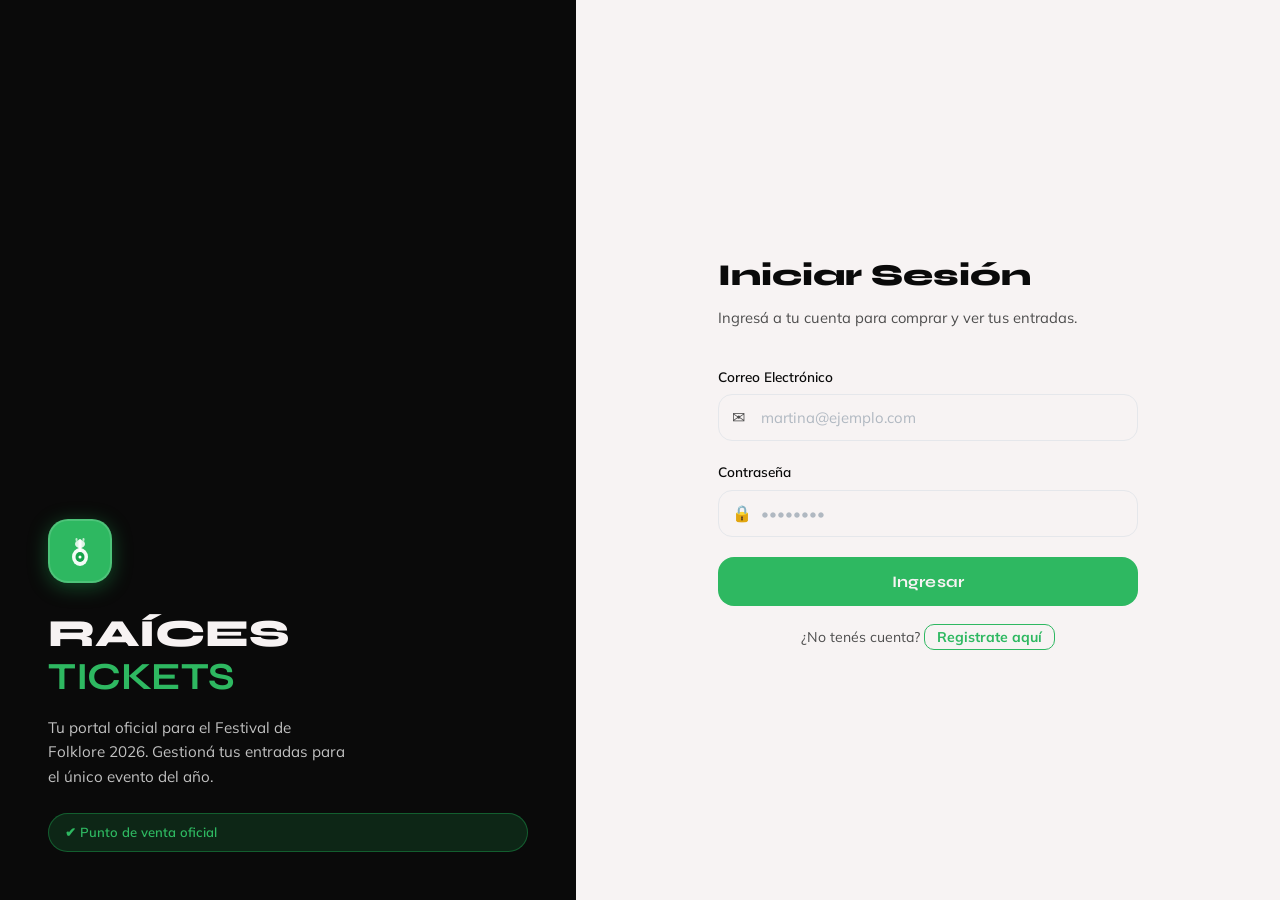
<file: vista/modulos/index.html>
<!DOCTYPE html>
<html lang="es">
<head>
  <meta charset="UTF-8" />
  <meta name="viewport" content="width=device-width, initial-scale=1.0" />
  <title>Iniciar Sesión — Raíces Tickets</title>
  <link rel="stylesheet" href="../../assets/css/estilos.css" />
  <link rel="icon" type="image/png" href="../../files/img/favicon.png" />
</head>

<body>

  <div class="auth-wrapper">

    <!-- ═══ PANEL IZQUIERDO ═══ -->
    <div class="auth-panel-izquierdo">
      <div class="logo-icono">
        <svg width="36" height="36" viewBox="0 0 36 36" fill="none" xmlns="http://www.w3.org/2000/svg">
          <!-- Silueta guitarra folklórica estilizada -->
          <ellipse cx="18" cy="24" rx="8" ry="9" fill="white" fill-opacity="0.95"/>
          <ellipse cx="18" cy="24" rx="4.5" ry="5" fill="#16a34a"/>
          <rect x="16.5" y="6" width="3" height="13" rx="1.5" fill="white" fill-opacity="0.95"/>
          <ellipse cx="18" cy="11" rx="5" ry="4" fill="white" fill-opacity="0.85"/>
          <circle cx="18" cy="24" r="1.5" fill="white"/>
          <!-- clavija -->
          <rect x="20.5" y="5" width="2" height="3" rx="1" fill="white" fill-opacity="0.7"/>
          <rect x="13.5" y="5" width="2" height="3" rx="1" fill="white" fill-opacity="0.7"/>
        </svg>
      </div>
      <p class="logo-titulo">RAÍCES</p>
      <p class="logo-subtitulo">TICKETS</p>
      <p class="logo-descripcion">
        Tu portal oficial para el Festival de Folklore 2026.
        Gestioná tus entradas para el único evento del año.
      </p>
      <span class="badge-oficial">✔ Punto de venta oficial</span>
    </div>

    <!-- ═══ PANEL DERECHO — FORMULARIO ═══ -->
    <div class="auth-panel-derecho">
      <div class="auth-formulario-contenedor">

        <h1 class="auth-titulo">Iniciar Sesión</h1>
        <p class="auth-subtitulo">Ingresá a tu cuenta para comprar y ver tus entradas.</p>

        <!-- Alerta de error global -->
        <div class="alerta-error" id="alertaLogin">
          Credenciales incorrectas. Revisá tu correo y contraseña.
        </div>

        <!-- Formulario -->
        <div id="formLogin">

          <div class="campo-grupo">
            <label for="emailLogin">Correo Electrónico</label>
            <div class="campo-input-wrapper">
              <span class="icono-campo">✉</span>
              <input
                type="email"
                id="emailLogin"
                class="campo-input"
                placeholder="martina@ejemplo.com"
                autocomplete="email"
              />
            </div>
            <span class="campo-error-msg" id="errorEmailLogin">Ingresá un correo válido.</span>
          </div>

          <div class="campo-grupo">
            <label for="passwordLogin">Contraseña</label>
            <div class="campo-input-wrapper">
              <span class="icono-campo">🔒</span>
              <input
                type="password"
                id="passwordLogin"
                class="campo-input"
                placeholder="••••••••"
                autocomplete="current-password"
              />
            </div>
            <span class="campo-error-msg" id="errorPasswordLogin">La contraseña no puede estar vacía.</span>
          </div>

          <button class="btn-principal" id="btnIngresar" onclick="manejarLogin()">
            Ingresar
          </button>

          <div class="auth-enlace-inferior">
            ¿No tenés cuenta? <a href="registro.html">Registrate aquí</a>
          </div>

        </div>
        <!-- /formLogin -->

        <!-- Paso 2: Verificación en dos pasos por correo (oculto hasta que haga falta) -->
        <div id="formVerificacion2FA" style="display:none;">
          <p class="auth-subtitulo">Te enviamos un código de 6 dígitos a tu correo. Ingresalo para terminar de entrar.</p>

          <div class="campo-grupo">
            <label for="codigo2FA">Código de verificación</label>
            <div class="campo-input-wrapper">
              <span class="icono-campo">🔑</span>
              <input
                type="text"
                id="codigo2FA"
                class="campo-input"
                placeholder="123456"
                maxlength="6"
                autocomplete="one-time-code"
              />
            </div>
            <span class="campo-error-msg" id="errorCodigo2FA">Ingresá el código de 6 dígitos.</span>
          </div>

          <button class="btn-principal" id="btnVerificarCodigo" onclick="manejarVerificacion2FA()">
            Verificar y entrar
          </button>
        </div>
        <!-- /formVerificacion2FA -->

      </div>
    </div>
    <!-- /panel derecho -->

  </div>

  <script src="../../assets/javascript/autenticacion.js?v=1.2"></script>
</body>
</html>
</file>
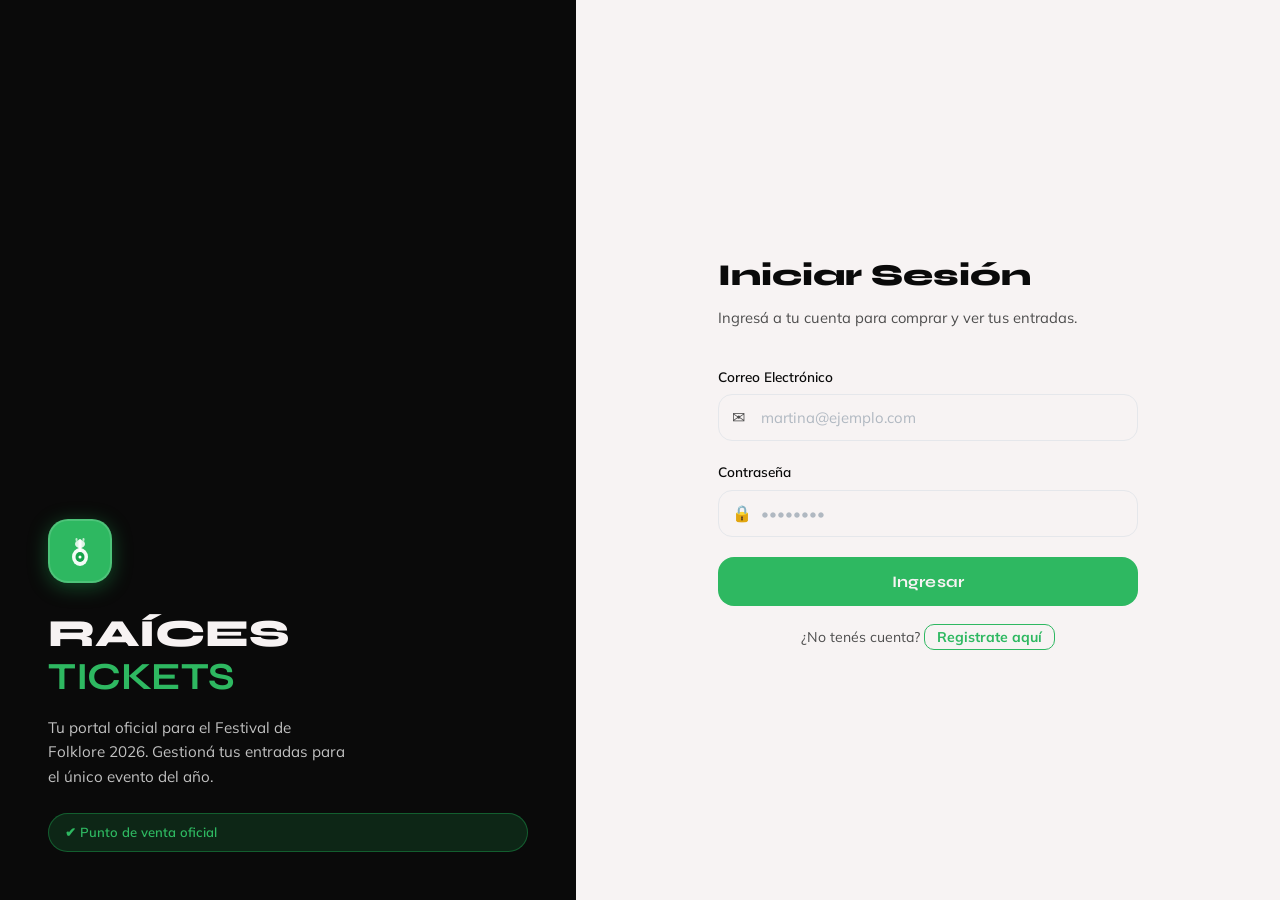
<file: vista/modulos/menu.html>
<!DOCTYPE html>
<html lang="es">
<head>
  <meta charset="UTF-8" />
  <meta name="viewport" content="width=device-width, initial-scale=1.0" />
  <title>Menú Principal — Raíces Tickets</title>
  <link rel="stylesheet" href="../../assets/css/estilos.css" />
  <link rel="icon" type="image/png" href="../../files/img/favicon.png" />
</head>

<body>

  <!-- ═══ NAVBAR ═══ -->
<nav class="navbar">
  <a href="menu.html" class="navbar-marca">
    <div class="navbar-logo-icono">
      <svg width="22" height="22" viewBox="0 0 36 36" fill="none" xmlns="http://www.w3.org/2000/svg">
        <ellipse cx="18" cy="24" rx="8" ry="9" fill="white" fill-opacity="0.95"/>
        <ellipse cx="18" cy="24" rx="4.5" ry="5" fill="#16a34a"/>
        <rect x="16.5" y="6" width="3" height="13" rx="1.5" fill="white" fill-opacity="0.95"/>
        <ellipse cx="18" cy="11" rx="5" ry="4" fill="white" fill-opacity="0.85"/>
        <circle cx="18" cy="24" r="1.5" fill="white"/>
      </svg>
    </div>
    <span class="navbar-nombre">RAÍCES</span>
  </a>

  <div class="navbar-links">
  <a href="portero.html" id="btn-portero" style="display: none; color: #f59e0b; font-weight: bold; margin-left: 15px; text-decoration: none;">
  🛡️ Panel Portero
  </a>
  <a href="admin.html" id="btn-admin" style="display: none; color: #3b82f6; font-weight: bold; margin-left: 15px; text-decoration: none;">
  ⚙️ Panel Admin
  </a>
  <a href="menu.html" class="nav-link active">Grilla del Festival</a>
  <a href="sectores.html" class="nav-link">Sectores y Precios</a>
  <a href="mis-entradas.html" class="nav-link">Mis Entradas</a>
</div>
 

  <div class="navbar-user-profile">
    <div class="user-info">
      <span class="user-name" id="nombreUsuarioNav">Usuario</span>
      <span class="user-account" onclick="abrirModalCierreSesion()">Mi Cuenta</span>
    </div>
    <div class="user-avatar">M</div> </div>
</nav>

  <!-- ═══ HERO ═══ -->
  <section class="menu-hero">
    <div class="menu-hero-contenido">
      <div class="menu-bienvenida-tag">✦ Festival de Folklore 2026</div>
      <h1 class="menu-hero-titulo">
        Bienvenido al<br />
        <span>Sistema de Gestión</span>
      </h1>
      <p class="menu-hero-subtitulo">
        Seleccioná una función para continuar.
        Administrá noches, vendé entradas y controlá el acceso al evento.
      </p>
    </div>
  </section>

  <!-- ═══ CONTENIDO PRINCIPAL ═══ -->
  <!-- ═══ CONTENIDO PRINCIPAL: GRILLA Y FILTROS ═══ -->
<main class="menu-main">
  <div class="bg-orbes-calmos">
  <div class="orbe orbe-1"></div>
  <div class="orbe orbe-2"></div>
  <div class="orbe orbe-3"></div>
  <div class="orbe orbe-4"></div>

  <svg class="hoja hoja-izq-1" viewBox="0 0 100 100" xmlns="http://www.w3.org/2000/svg">
    <path d="M0,50 Q40,10 100,20 Q50,60 0,50 Z" fill="var(--verde-principal)" opacity="0.8"/>
    <path d="M0,50 Q45,25 95,22" stroke="#ffffff" stroke-width="1.5" fill="none" opacity="0.6"/>
  </svg>

  <svg class="hoja hoja-izq-2" viewBox="0 0 100 100" xmlns="http://www.w3.org/2000/svg">
    <path d="M0,50 C30,0 70,10 100,50 C70,90 30,100 0,50 Z" fill="var(--verde-claro)" opacity="0.7"/>
    <path d="M0,50 Q50,50 95,50 M25,50 L45,25 M45,50 L60,75 M65,50 L80,35" stroke="#ffffff" stroke-width="1.5" fill="none" opacity="0.5"/>
  </svg>

  <svg class="hoja hoja-izq-3" viewBox="0 0 100 100" xmlns="http://www.w3.org/2000/svg">
    <path d="M0,50 Q50,20 100,50 Q40,70 0,50 Z" fill="var(--verde-oscuro)" opacity="0.6"/>
    <path d="M0,50 Q50,35 95,50" stroke="#ffffff" stroke-width="1" fill="none" opacity="0.5"/>
  </svg>

  <svg class="hoja hoja-der-1" viewBox="0 0 100 100" xmlns="http://www.w3.org/2000/svg">
    <path d="M100,50 Q60,10 0,20 Q50,60 100,50 Z" fill="var(--verde-principal)" opacity="0.8"/>
    <path d="M100,50 Q55,25 5,22" stroke="#ffffff" stroke-width="1.5" fill="none" opacity="0.6"/>
  </svg>

  <svg class="hoja hoja-der-2" viewBox="0 0 100 100" xmlns="http://www.w3.org/2000/svg">
    <path d="M100,50 C70,0 30,10 0,50 C30,90 70,100 100,50 Z" fill="var(--verde-claro)" opacity="0.7"/>
    <path d="M100,50 Q50,50 5,50 M75,50 L55,25 M55,50 L40,75 M35,50 L20,35" stroke="#ffffff" stroke-width="1.5" fill="none" opacity="0.5"/>
  </svg>

  <svg class="hoja hoja-der-3" viewBox="0 0 100 100" xmlns="http://www.w3.org/2000/svg">
    <path d="M100,50 Q50,20 0,50 Q60,70 100,50 Z" fill="var(--verde-oscuro)" opacity="0.6"/>
    <path d="M100,50 Q50,35 5,50" stroke="#ffffff" stroke-width="1" fill="none" opacity="0.5"/>
  </svg>



  <svg class="hoja hoja-izq-11" viewBox="0 0 100 100" xmlns="http://www.w3.org/2000/svg">
    <path d="M10,90 C30,50 60,30 90,10 C65,45 45,65 10,90 Z" fill="var(--verde-principal)" />
  </svg>
  
  <svg class="hoja hoja-izq-22" viewBox="0 0 100 100" xmlns="http://www.w3.org/2000/svg">
    <path d="M10,90 Q40,40 90,10 Q30,60 10,90 Z" fill="var(--verde-claro)" />
  </svg>



  <svg class="hoja hoja-izq-44" viewBox="0 0 100 100" xmlns="http://www.w3.org/2000/svg">
    <path d="M10,90 C30,50 60,30 90,10 C65,45 45,65 10,90 Z" fill="var(--verde-principal)" />
  </svg>

  <svg class="hoja hoja-der-11" viewBox="0 0 100 100" xmlns="http://www.w3.org/2000/svg">
    <path d="M90,90 C70,50 40,30 10,10 C35,45 55,65 90,90 Z" fill="var(--verde-principal)" />
  </svg>
  
  <svg class="hoja hoja-der-22" viewBox="0 0 100 100" xmlns="http://www.w3.org/2000/svg">
    <path d="M90,90 Q60,40 10,10 Q70,60 90,90 Z" fill="var(--verde-claro)" />
  </svg>



  <svg class="hoja hoja-der-44" viewBox="0 0 100 100" xmlns="http://www.w3.org/2000/svg">
    <path d="M90,90 C70,50 40,30 10,10 C35,45 55,65 90,90 Z" fill="var(--verde-claro)" />
    <path d="M90,90 Q50,50 10,10" stroke="rgba(255,255,255,0.5)" stroke-width="2" fill="none" />
  </svg>
</div>
  <!-- Banner de Información Importante (Idéntico a tu captura) -->
  <div class="alerta-info-compra">
    <div class="alerta-icono">
      <svg width="18" height="18" viewBox="0 0 24 24" fill="none" stroke="currentColor" stroke-width="2">
        <circle cx="12" cy="12" r="10"></circle>
        <line x1="12" y1="16" x2="12" y2="12"></line>
        <line x1="12" y1="8" x2="12.01" y2="8"></line>
      </svg>
    </div>
    <div class="alerta-texto">
      <strong>Información Importante para tu Compra</strong>
      <p>Entradas válidas por noche. Los precios varían según el Sector y la categoría. Pagos únicamente en <strong>efectivo</strong> en nuestros 5 puntos de venta adheridos. Política de anulación: 50% reintegro hasta 10 días antes.</p>
    </div>
  </div>

  <!-- Barra de Filtros en Píldoras (image_446c2b.png) -->
  <div class="filtros-noches-bar">
    <button class="filtro-pill active" data-filtro="todas">Todas las Noches</button>

  </div>

  <!-- Título Seccional -->
  <h2 class="grilla-principal-titulo">Grilla de <span class="texto-verde-resaltado">Presentaciones</span></h2>

  <!-- Contenedor del Grid Dinámico de Tarjetas -->
  <div class="grilla-presentaciones-cards" id="nochesContainer">
    <!-- Se inyectan por JavaScript con el diseño vertical exacto -->
  </div>
  
  </main>

    <!-- Roles rápidos -->
    <!-- < <h2 class="seccion-titulo">Acceso por Rol</h2>
    <div class="roles-grid">
      <div class="rol-card" onclick="irA('compra')">
        <div class="rol-card-icono">🧑</div>
        <div class="rol-card-nombre">Comprador</div>
      </div>
      <div class="rol-card" onclick="irA('ventas')">
        <div class="rol-card-icono">🧑‍💼</div>
        <div class="rol-card-nombre">Vendedor</div>
      </div>
      <div class="rol-card" onclick="irA('admin')">
        <div class="rol-card-icono">🛠️</div>
        <div class="rol-card-nombre">Administrador</div>
      </div>
      <div class="rol-card" onclick="irA('cartelera')">
        <div class="rol-card-icono">🎪</div>
        <div class="rol-card-nombre">Organizador</div>
      </div>
      <div class="rol-card" onclick="irA('acceso')">
        <div class="rol-card-icono">🔐</div>
        <div class="rol-card-nombre">Seguridad</div>
      </div>
    </div> -->
    
  </main>

  <!-- ═══ MODAL CIERRE DE SESIÓN ═══ -->
  <div class="modal-overlay" id="modalCierreSesion" style="display: none;">
    <div class="modal-caja">
      <div class="modal-icono">👋</div>
      <h2 class="modal-titulo">¿Cerrar sesión?</h2>
      <p class="modal-desc">Vas a salir del sistema. Podrás volver a ingresar en cualquier momento.</p>
      <div class="modal-botones">
        <button class="btn-modal-cancelar" onclick="cerrarModal()">Cancelar</button>
        <button class="btn-modal-confirmar" onclick="confirmarCierreSesion()">Salir</button>
      </div>
    </div>
  </div>
    <footer class="pie-pagina">
    <div class="footer-contenido">
      <p>&copy; 2026 Sistema Raíces Tickets. Todos los derechos reservados.</p>
      <div class="footer-enlaces">
        <a href="terminos.html">Términos y Condiciones</a>
        <a href="soporte.html">Soporte Técnico</a>
      </div>
      <p style="font-size: 0.8rem; margin-top: 5px; opacity: 0.6;">
        Desarrollado para la gestión segura de eventos.
      </p>
    </div>
  </footer>
  <script src="../../assets/javascript/menu.js?v=1.3"></script>
  <script src="../../assets/javascript/autenticacion.js?v=1.1"></script>
</body>
</html>
</file>
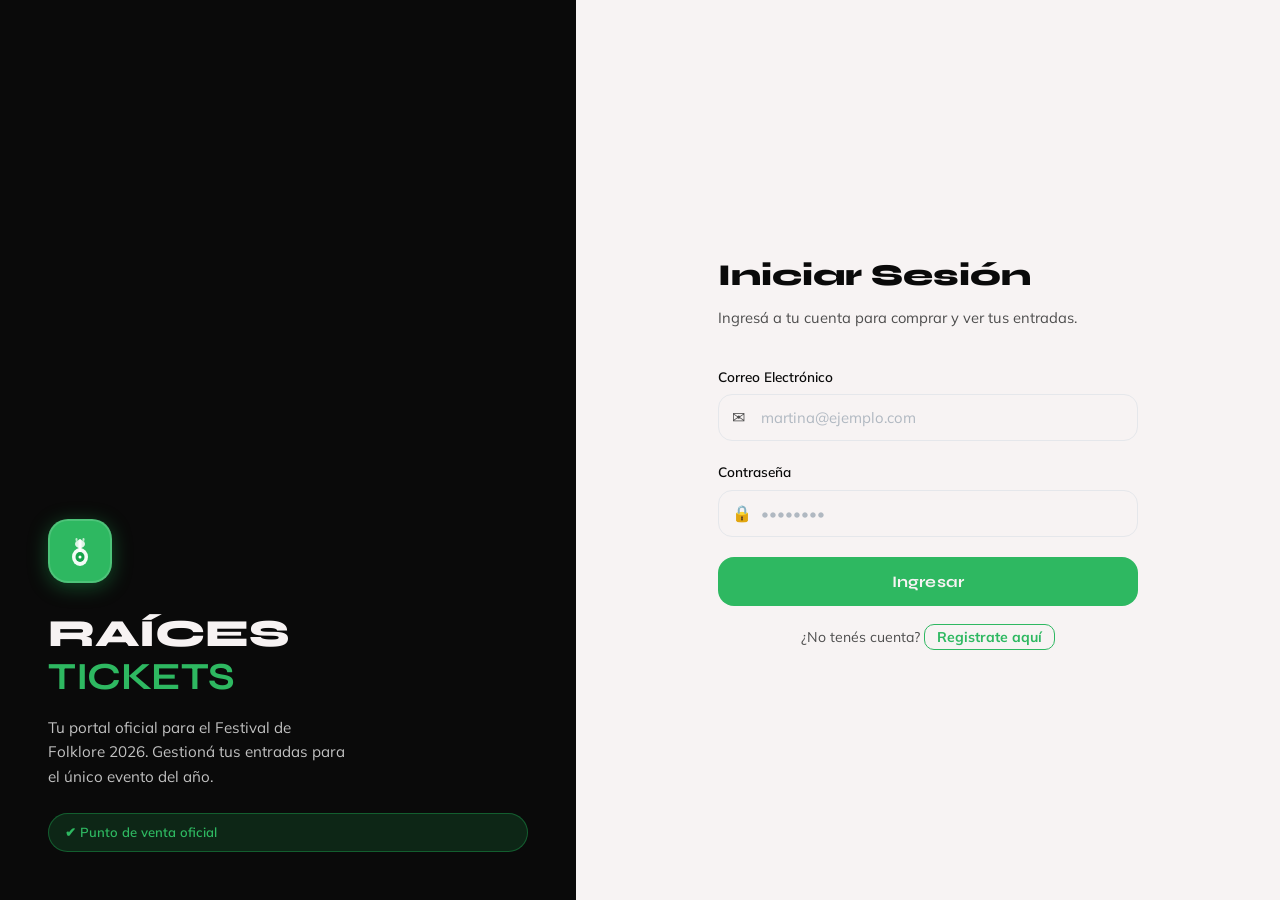
<file: vista/modulos/mis-entradas.html>
<!DOCTYPE html>
<html lang="es">
<head>
  <meta charset="UTF-8" />
  <meta name="viewport" content="width=device-width, initial-scale=1.0" />
  <title>Mis Entradas — Raíces Tickets</title>
  <link rel="stylesheet" href="../../assets/css/estilos.css" />
  <link rel="icon" type="image/png" href="../../files/img/favicon.png" />
</head>


<body>

<nav class="navbar">
  <a href="menu.html" class="navbar-marca">
    <div class="navbar-logo-icono">
      <svg width="22" height="22" viewBox="0 0 36 36" fill="none" xmlns="http://www.w3.org/2000/svg">
        <ellipse cx="18" cy="24" rx="8" ry="9" fill="white" fill-opacity="0.95"/>
        <ellipse cx="18" cy="24" rx="4.5" ry="5" fill="#16a34a"/>
        <rect x="16.5" y="6" width="3" height="13" rx="1.5" fill="white" fill-opacity="0.95"/>
        <ellipse cx="18" cy="11" rx="5" ry="4" fill="white" fill-opacity="0.85"/>
        <circle cx="18" cy="24" r="1.5" fill="white"/>
      </svg>
    </div>
    <span class="navbar-nombre">RAÍCES</span>
  </a>
    <div class="navbar-links">
      <a href="portero.html" id="btn-portero" style="display: none; color: #f59e0b; font-weight: bold; margin-left: 15px; text-decoration: none;">
     🛡️ Panel Portero
      </a>
        <a href="admin.html" id="btn-admin" style="display: none; color: #3b82f6; font-weight: bold; margin-left: 15px; text-decoration: none;">
     ⚙️ Panel Admin
      </a>
      <a href="menu.html" class="nav-link">Grilla del Festival</a>
      <a href="sectores.html" class="nav-link">Sectores y Precios</a>
      <a href="mis-entradas.html" class="nav-link active">Mis Entradas</a>
    </div>
    <div class="navbar-user-profile">
    <div class="user-info">
      <span class="user-name" id="nombreUsuarioNav">Usuario</span>
      <span class="user-account" onclick="abrirModalCierreSesion()">Mi Cuenta</span>
    </div>
    <div class="user-avatar">M</div> </div>
  </nav>

  <main class="menu-main" >
      <div class="bg-orbes-calmos">
  <div class="orbe orbe-1"></div>
  <div class="orbe orbe-2"></div>
  <div class="orbe orbe-3"></div>
  <div class="orbe orbe-4"></div>

  <svg class="hoja hoja-izq-1" viewBox="0 0 100 100" xmlns="http://www.w3.org/2000/svg">
    <path d="M0,50 Q40,10 100,20 Q50,60 0,50 Z" fill="var(--verde-principal)" opacity="0.8"/>
    <path d="M0,50 Q45,25 95,22" stroke="#ffffff" stroke-width="1.5" fill="none" opacity="0.6"/>
  </svg>

  <svg class="hoja hoja-izq-2" viewBox="0 0 100 100" xmlns="http://www.w3.org/2000/svg">
    <path d="M0,50 C30,0 70,10 100,50 C70,90 30,100 0,50 Z" fill="var(--verde-claro)" opacity="0.7"/>
    <path d="M0,50 Q50,50 95,50 M25,50 L45,25 M45,50 L60,75 M65,50 L80,35" stroke="#ffffff" stroke-width="1.5" fill="none" opacity="0.5"/>
  </svg>

  <svg class="hoja hoja-izq-3" viewBox="0 0 100 100" xmlns="http://www.w3.org/2000/svg">
    <path d="M0,50 Q50,20 100,50 Q40,70 0,50 Z" fill="var(--verde-oscuro)" opacity="0.6"/>
    <path d="M0,50 Q50,35 95,50" stroke="#ffffff" stroke-width="1" fill="none" opacity="0.5"/>
  </svg>

  <svg class="hoja hoja-der-1" viewBox="0 0 100 100" xmlns="http://www.w3.org/2000/svg">
    <path d="M100,50 Q60,10 0,20 Q50,60 100,50 Z" fill="var(--verde-principal)" opacity="0.8"/>
    <path d="M100,50 Q55,25 5,22" stroke="#ffffff" stroke-width="1.5" fill="none" opacity="0.6"/>
  </svg>

  <svg class="hoja hoja-der-2" viewBox="0 0 100 100" xmlns="http://www.w3.org/2000/svg">
    <path d="M100,50 C70,0 30,10 0,50 C30,90 70,100 100,50 Z" fill="var(--verde-claro)" opacity="0.7"/>
    <path d="M100,50 Q50,50 5,50 M75,50 L55,25 M55,50 L40,75 M35,50 L20,35" stroke="#ffffff" stroke-width="1.5" fill="none" opacity="0.5"/>
  </svg>

  <svg class="hoja hoja-der-3" viewBox="0 0 100 100" xmlns="http://www.w3.org/2000/svg">
    <path d="M100,50 Q50,20 0,50 Q60,70 100,50 Z" fill="var(--verde-oscuro)" opacity="0.6"/>
    <path d="M100,50 Q50,35 5,50" stroke="#ffffff" stroke-width="1" fill="none" opacity="0.5"/>
  </svg>



  <svg class="hoja hoja-izq-11" viewBox="0 0 100 100" xmlns="http://www.w3.org/2000/svg">
    <path d="M10,90 C30,50 60,30 90,10 C65,45 45,65 10,90 Z" fill="var(--verde-principal)" />
  </svg>
  
  <svg class="hoja hoja-izq-22" viewBox="0 0 100 100" xmlns="http://www.w3.org/2000/svg">
    <path d="M10,90 Q40,40 90,10 Q30,60 10,90 Z" fill="var(--verde-claro)" />
  </svg>



  <svg class="hoja hoja-izq-44" viewBox="0 0 100 100" xmlns="http://www.w3.org/2000/svg">
    <path d="M10,90 C30,50 60,30 90,10 C65,45 45,65 10,90 Z" fill="var(--verde-principal)" />
  </svg>

  <svg class="hoja hoja-der-11" viewBox="0 0 100 100" xmlns="http://www.w3.org/2000/svg">
    <path d="M90,90 C70,50 40,30 10,10 C35,45 55,65 90,90 Z" fill="var(--verde-principal)" />
  </svg>
  
  <svg class="hoja hoja-der-22" viewBox="0 0 100 100" xmlns="http://www.w3.org/2000/svg">
    <path d="M90,90 Q60,40 10,10 Q70,60 90,90 Z" fill="var(--verde-claro)" />
  </svg>



  <svg class="hoja hoja-der-44" viewBox="0 0 100 100" xmlns="http://www.w3.org/2000/svg">
    <path d="M90,90 C70,50 40,30 10,10 C35,45 55,65 90,90 Z" fill="var(--verde-claro)" />
    <path d="M90,90 Q50,50 10,10" stroke="rgba(255,255,255,0.5)" stroke-width="2" fill="none" />
  </svg>
</div>
    <div style="margin-bottom: 30px;">
      <h1 style="font-size: 1.8rem; color: #18181b;">Mis Entradas <span id="contador-entradas" style="color: #a1a1aa; font-weight: 500;">(0)</span></h1>
      <p style="color: #71717a;">Historial de entradas adquiridas y tickets emitidos.</p>
    </div>

    <!-- Estado Vacío -->
    <section class="estado-vacio-entradas" id="seccionVacia" style="display: none; background: white; border: 1px dashed #d4d4d8; border-radius: 16px; padding: 60px 20px; text-align: center;">
      <div style="font-size: 4rem; margin-bottom: 16px; opacity: 0.5;">🎫</div>
      <h2 style="margin-bottom: 8px; color: #3f3f46;">Todavía no tenés entradas</h2>
      <p style="margin-bottom: 24px; color: #71717a;">Explorá la grilla del festival y reservá tu lugar.</p>
      <button class="btn-principal" onclick="window.location.href='menu.html'">Ver Grilla</button>
    </section>

    <!-- Lista de Entradas -->
    <section id="seccionEntradas" style="display: none; display: flex; flex-direction: column; gap: 20px;">
      <div id="listaEntradas"></div>
    </section>

  </main>

  <!-- MODAL Ticket -->
  <div class="modal-overlay" id="modalFactura" style="display: none;">
    <div class="modal-ticket-caja">
      <button class="btn-cerrar-modal" onclick="cerrarFactura()">✕</button>
      
      <div class="ticket-final-card">
        <div class="ticket-top-dark">
          <div style="color: #10b981; font-weight: bold; font-size: 0.9rem; margin-bottom: 10px;">🌲 RAÍCES TICKETS</div>
          <div style="display: flex; justify-content: space-between; align-items: flex-end;">
            <div>
              <h2 id="modal-titulo" style="color: white; margin: 0 0 5px 0; font-size: 1.5rem;">Noche 1</h2>
              <p id="modal-fecha" style="color: #a1a1aa; margin: 0; font-size: 0.9rem;">Viernes 20 de Noviembre - 20:00 hs</p>
            </div>
            <div style="text-align: right;">
              <span style="display: block; color: #a1a1aa; font-size: 0.7rem; letter-spacing: 1px;">TICKET B</span>
              <strong id="modal-factura" style="color: white; font-size: 1.1rem;">TIK-000000</strong>
            </div>
          </div>
        </div>
        
        <div class="ticket-body-white">
          <div class="ticket-grid-info">
            <div class="t-dato"><label>LUGAR</label><strong id="modal-lugar">Único Estadio Municipal</strong></div>
            <div class="t-dato"><label>CLIENTE / DNI</label><strong id="modal-cliente">Usuario - DNI Pendiente</strong></div>
            <div class="t-dato"><label>SECTOR</label><strong id="modal-sector">...</strong></div>
            <div class="t-dato"><label>BUTACAS ASIGNADAS</label><strong id="modal-butacas">...</strong></div>
          </div>

          <div class="ticket-total-box">
            <div>
              <label>TOTAL A ABONAR (EFECTIVO)</label>
              <strong id="modal-total" style="color: #10b981; font-size: 1.5rem; display: block; margin-top: 5px;">$ 0</strong>
            </div>
            <div style="text-align: right; color: #a1a1aa; font-size: 0.8rem;">
              <span style="display: block;">IVA Incluido</span>
              <span id="modal-emision">...</span>
            </div>
          </div>
          <div style="display: flex; gap: 10px; justify-content: center; margin-bottom: 20px;">
            <span id="modal-badge-pago" style="padding: 5px 12px; border-radius: 6px; font-weight: bold; font-size: 0.85rem;"></span>
            <span id="modal-badge-estado" style="padding: 5px 12px; border-radius: 6px; font-weight: bold; font-size: 0.85rem;"></span>
          </div>
          <div class="ticket-cut-line"></div>
          
          <div style="text-align: center; margin-top: 20px;">
            <img id="modal-qr" src="" alt="Código QR" style="width: 130px; height: 130px; margin: 0 auto; display: none; border-radius: 8px;">
            
            <span id="modal-codigo-texto" style="display: block; margin-top: 10px; font-weight: bold; letter-spacing: 2px; color: #3f3f46;"></span>
            
            <p style="font-size: 0.75rem; color: #71717a; margin-top: 10px;">La entrada es personal y no transferible. El ingreso requiere presentar DNI.</p>
          </div>
        </div>
      </div>
    </div>
  </div>
  <!-- ═══ MODAL CIERRE DE SESIÓN (Mantenido por consistencia con la Navbar) ═══ -->
  <div class="modal-overlay" id="modalCierreSesion" style="display: none;" >
    <div class="modal-caja">
      <div class="modal-icono">👋</div>
      <h2 class="modal-titulo">¿Cerrar sesión?</h2>
      <p class="modal-desc">Vas a salir del sistema. Podrás volver a ingresar en cualquier momento.</p>
      <div class="modal-botones">
        <button class="btn-modal-cancelar" onclick="cerrarModal()">Cancelar</button>
        <button class="btn-modal-confirmar" onclick="confirmarCierreSesion()">Salir</button>
      </div>
    </div>
  </div>
  <footer class="pie-pagina">
    <div class="footer-contenido">
      <p>&copy; 2026 Sistema Raíces Tickets. Todos los derechos reservados.</p>
      <div class="footer-enlaces">
        <a href="terminos.html">Términos y Condiciones</a>
        <a href="soporte.html">Soporte Técnico</a>
      </div>
      <p style="font-size: 0.8rem; margin-top: 5px; opacity: 0.6;">
        Desarrollado para la gestión segura de eventos.
      </p>
    </div>
  </footer>
<script src="../../assets/javascript/mis-entradas.js?v=1.3"></script>
<script src="../../assets/javascript/menu.js?v=1.6"></script>
<script src="../../assets/javascript/autenticacion.js?v=1.1"></script>
</body>
</html>
</file>
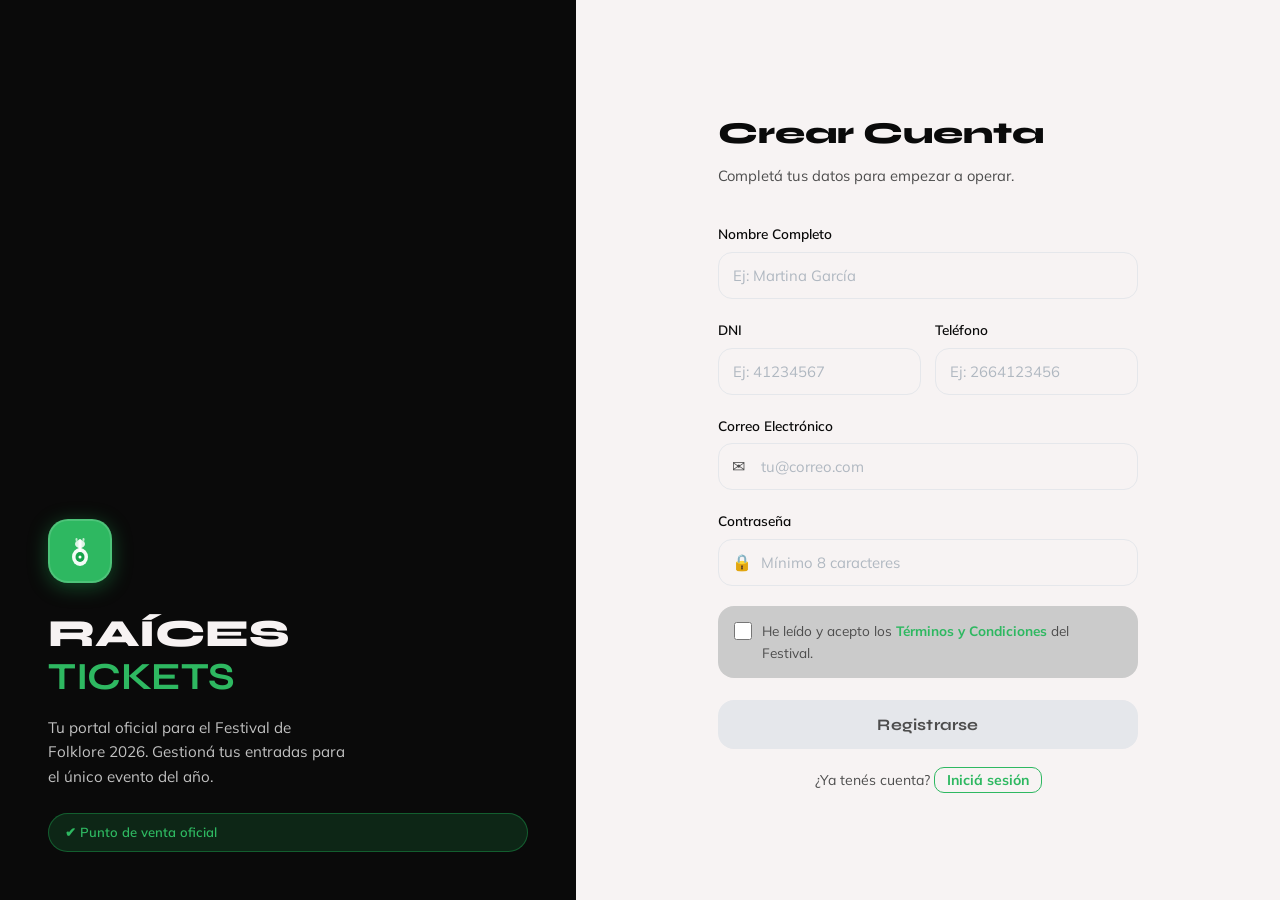
<file: vista/modulos/registro.html>
<!DOCTYPE html>
<html lang="es">
<head>
  <meta charset="UTF-8" />
  <meta name="viewport" content="width=device-width, initial-scale=1.0" />
  <title>Crear Cuenta — Raíces Tickets</title>
  <link rel="stylesheet" href="../../assets/css/estilos.css" />
  <link rel="icon" type="image/png" href="../../files/img/favicon.png" />
</head>

<body>

  <div class="auth-wrapper">

    <!-- ═══ PANEL IZQUIERDO ═══ -->
    <div class="auth-panel-izquierdo">
      <div class="logo-icono">
        <svg width="36" height="36" viewBox="0 0 36 36" fill="none" xmlns="http://www.w3.org/2000/svg">
          <ellipse cx="18" cy="24" rx="8" ry="9" fill="white" fill-opacity="0.95"/>
          <ellipse cx="18" cy="24" rx="4.5" ry="5" fill="#16a34a"/>
          <rect x="16.5" y="6" width="3" height="13" rx="1.5" fill="white" fill-opacity="0.95"/>
          <ellipse cx="18" cy="11" rx="5" ry="4" fill="white" fill-opacity="0.85"/>
          <circle cx="18" cy="24" r="1.5" fill="white"/>
          <rect x="20.5" y="5" width="2" height="3" rx="1" fill="white" fill-opacity="0.7"/>
          <rect x="13.5" y="5" width="2" height="3" rx="1" fill="white" fill-opacity="0.7"/>
        </svg>
      </div>
      <p class="logo-titulo">RAÍCES</p>
      <p class="logo-subtitulo">TICKETS</p>
      <p class="logo-descripcion">
        Tu portal oficial para el Festival de Folklore 2026.
        Gestioná tus entradas para el único evento del año.
      </p>
      <span class="badge-oficial">✔ Punto de venta oficial</span>
    </div>

    <!-- ═══ PANEL DERECHO — FORMULARIO ═══ -->
    <div class="auth-panel-derecho">
      <div class="auth-formulario-contenedor">

        <h1 class="auth-titulo">Crear Cuenta</h1>
        <p class="auth-subtitulo">Completá tus datos para empezar a operar.</p>

        <!-- Alerta global -->
        <div class="alerta-error" id="alertaRegistro"></div>

        <div id="formRegistro">

          <!-- Nombre completo -->
          <div class="campo-grupo">
            <label for="nombreCompleto">Nombre Completo</label>
            <div class="campo-input-wrapper">
              <input
                type="text"
                id="nombreCompleto"
                class="campo-input sin-icono"
                placeholder="Ej: Martina García"
                autocomplete="name"
              />
            </div>
            <span class="campo-error-msg" id="errorNombre">Ingresá tu nombre completo.</span>
          </div>

          <!-- DNI y Teléfono -->
          <div class="campos-fila">
            <div class="campo-grupo">
              <label for="dniRegistro">DNI</label>
              <div class="campo-input-wrapper">
                <input
                  type="text"
                  id="dniRegistro"
                  class="campo-input sin-icono"
                  placeholder="Ej: 41234567"
                  maxlength="8"
                />
              </div>
              <span class="campo-error-msg" id="errorDni">DNI inválido (7-8 dígitos).</span>
            </div>

            <div class="campo-grupo">
              <label for="telefonoRegistro">Teléfono</label>
              <div class="campo-input-wrapper">
                <input
                  type="tel"
                  id="telefonoRegistro"
                  class="campo-input sin-icono"
                  placeholder="Ej: 2664123456"
                />
              </div>
              <span class="campo-error-msg" id="errorTelefono">Teléfono inválido.</span>
            </div>
          </div>

          <!-- Correo electrónico -->
          <div class="campo-grupo">
            <label for="emailRegistro">Correo Electrónico</label>
            <div class="campo-input-wrapper">
              <span class="icono-campo">✉</span>
              <input
                type="email"
                id="emailRegistro"
                class="campo-input"
                placeholder="tu@correo.com"
                autocomplete="email"
              />
            </div>
            <span class="campo-error-msg" id="errorEmailReg">Ingresá un correo válido.</span>
          </div>

          <!-- Contraseña -->
          <div class="campo-grupo">
            <label for="passwordRegistro">Contraseña</label>
            <div class="campo-input-wrapper">
              <span class="icono-campo">🔒</span>
              <input
                type="password"
                id="passwordRegistro"
                class="campo-input"
                placeholder="Mínimo 8 caracteres"
                autocomplete="new-password"
              />
            </div>
            <span class="campo-error-msg" id="errorPassword">Mínimo 8 caracteres.</span>
          </div>

          <!-- Términos y condiciones -->
          <label class="terminos-grupo">
            <input type="checkbox" id="checkTerminos" onchange="toggleBotonRegistro()" />
            <span class="terminos-texto">
              He leído y acepto los
              <a href="#" class="terminos-enlace" onclick="abrirTerminos(event)">Términos y Condiciones</a>
              del Festival.
            </span>
          </label>

          <button
            class="btn-principal"
            id="btnRegistrarse"
            disabled
            onclick="manejarRegistro()"
          >
            Registrarse
          </button>

          <div class="auth-enlace-inferior">
            ¿Ya tenés cuenta? <a href="index.html">Iniciá sesión</a>
          </div>

        </div>
        <!-- /formRegistro -->

      </div>
    </div>

  </div>

  <!-- ═══ MODAL TÉRMINOS Y CONDICIONES ═══ -->
  <div class="modal-tyc-overlay" id="modalTerminos">
    <div class="modal-tyc-caja">

      <!-- Header -->
      <div class="modal-tyc-header">
        <div class="modal-tyc-header-texto">
          <div class="modal-tyc-tag">📜 Documento legal</div>
          <h2 class="modal-tyc-titulo">Términos y Condiciones</h2>
          <p class="modal-tyc-fecha">Festival de Folklore 2026 · Vigente desde el 1 de enero de 2026</p>
        </div>
        <button class="btn-cerrar-modal" onclick="cerrarTerminos()" title="Cerrar">✕</button>
      </div>

      <!-- Cuerpo scrolleable -->
      <div class="modal-tyc-body" id="tyc-body">

        <!-- Índice -->
        <div class="tyc-indice">
          <p class="tyc-indice-titulo">Contenido</p>
          <ol>
            <li><a href="#tyc-1">1. Aceptación de los términos</a></li>
            <li><a href="#tyc-2">2. Registro y cuenta de usuario</a></li>
            <li><a href="#tyc-3">3. Compra y validez de entradas</a></li>
            <li><a href="#tyc-4">4. Precios, descuentos y facturación</a></li>
            <li><a href="#tyc-5">5. Política de devoluciones y cancelaciones</a></li>
            <li><a href="#tyc-6">6. Normas de conducta en el evento</a></li>
            <li><a href="#tyc-7">7. Protección de datos personales</a></li>
            <li><a href="#tyc-8">8. Responsabilidad del sistema</a></li>
            <li><a href="#tyc-9">9. Propiedad intelectual</a></li>
            <li><a href="#tyc-10">10. Modificaciones y vigencia</a></li>
          </ol>
        </div>

        <!-- Sección 1 -->
        <div class="tyc-seccion" id="tyc-1">
          <span class="tyc-seccion-numero">01</span>
          <h3>Aceptación de los Términos</h3>
          <p>
            Al registrarse y utilizar el sistema Raíces Tickets, el usuario declara haber leído,
            comprendido y aceptado en su totalidad los presentes Términos y Condiciones.
            Si el usuario no estuviera de acuerdo con alguna de las disposiciones aquí
            establecidas, deberá abstenerse de utilizar el sistema.
          </p>
          <p style="margin-top: 10px;">
            La aceptación de estos términos es requisito indispensable para la creación de una
            cuenta, la compra de entradas y el acceso a cualquier funcionalidad del portal.
          </p>
        </div>

        <!-- Sección 2 -->
        <div class="tyc-seccion" id="tyc-2">
          <span class="tyc-seccion-numero">02</span>
          <h3>Registro y Cuenta de Usuario</h3>
          <p>Para utilizar el sistema, el usuario debe registrarse proporcionando:</p>
          <ul>
            <li>Nombre completo real (no se admiten seudónimos).</li>
            <li>Documento Nacional de Identidad (DNI) válido y vigente.</li>
            <li>Número de teléfono de contacto activo.</li>
            <li>Dirección de correo electrónico válida y de uso personal.</li>
            <li>Contraseña de al menos 8 caracteres.</li>
          </ul>
          <p style="margin-top: 10px;">
            El usuario es responsable de mantener la confidencialidad de sus credenciales.
            Cualquier actividad realizada desde su cuenta es de su exclusiva responsabilidad.
            En caso de acceso no autorizado, debe notificarlo de inmediato al equipo de soporte.
          </p>
        </div>

        <!-- Sección 3 -->
        <div class="tyc-seccion" id="tyc-3">
          <span class="tyc-seccion-numero">03</span>
          <h3>Compra y Validez de Entradas</h3>
          <p>
            Cada entrada adquirida a través del sistema es personal e intransferible.
            La entrada incluye un código de barras único generado al momento de la compra,
            cuya verificación se realizará en el control de acceso al estadio.
          </p>
          <ul>
            <li>Las entradas son válidas únicamente para la noche y sector indicados.</li>
            <li>Está terminantemente prohibida la reproducción o falsificación de entradas.</li>
            <li>La presentación de una entrada falsificada implica la denegación del acceso y posibles acciones legales.</li>
            <li>El sistema garantiza la unicidad de cada butaca; no se admiten reservas duplicadas.</li>
            <li>La generación del ticket no puede superar los 6 segundos desde la confirmación del pago.</li>
          </ul>
        </div>

        <!-- Sección 4 -->
        <div class="tyc-seccion" id="tyc-4">
          <span class="tyc-seccion-numero">04</span>
          <h3>Precios, Descuentos y Facturación</h3>
          <p>
            Los precios de las entradas varían según el sector (campo, platea, palco) y el
            tipo de cliente (general, jubilado, estudiante, personas con discapacidad).
            El sistema calcula automáticamente el precio correspondiente al seleccionar la
            butaca y el perfil del comprador.
          </p>
          <ul>
            <li>Los descuentos se aplican únicamente con la documentación acreditante vigente.</li>
            <li>El pago se realiza exclusivamente en efectivo en los puntos de venta habilitados.</li>
            <li>La entrada generada cumple función de factura y comprobante de pago válido.</li>
            <li>Los precios publicados incluyen todos los cargos e impuestos aplicables.</li>
          </ul>
        </div>

        <!-- Sección 5 -->
        <div class="tyc-seccion" id="tyc-5">
          <span class="tyc-seccion-numero">05</span>
          <h3>Política de Devoluciones y Cancelaciones</h3>
          <p>
            Las entradas adquiridas no tienen devolución salvo en los siguientes casos excepcionales:
          </p>
          <ul>
            <li>Cancelación oficial del evento por parte de la organización del Festival.</li>
            <li>Cambio de fecha de la noche para la cual fue adquirida la entrada.</li>
            <li>Error comprobable imputable al sistema de venta (duplicación técnica, precio incorrecto).</li>
          </ul>
          <p style="margin-top: 10px;">
            En caso de cancelación del evento, el reintegro se realizará en el mismo punto de
            venta donde se efectuó la compra, dentro de los 30 días corridos desde el anuncio oficial.
            No se aceptan solicitudes de devolución por razones personales del comprador.
          </p>
        </div>

        <!-- Sección 6 -->
        <div class="tyc-seccion" id="tyc-6">
          <span class="tyc-seccion-numero">06</span>
          <h3>Normas de Conducta en el Evento</h3>
          <p>
            Al adquirir una entrada, el usuario se compromete a respetar las normas de convivencia
            establecidas por la organización del Festival de Folklore 2026:
          </p>
          <ul>
            <li>Presentar la entrada original (digital o impresa) junto al DNI en el acceso.</li>
            <li>Respetar el sector y butaca asignados en la entrada.</li>
            <li>No ingresar con objetos prohibidos según el reglamento del estadio.</li>
            <li>Acatar las indicaciones del personal de seguridad en todo momento.</li>
            <li>No revender entradas por medios no autorizados.</li>
          </ul>
          <p style="margin-top: 10px;">
            El incumplimiento de estas normas podrá resultar en la expulsión del recinto sin
            derecho a reintegro y en la inhabilitación de la cuenta de usuario.
          </p>
        </div>

        <!-- Sección 7 -->
        <div class="tyc-seccion" id="tyc-7">
          <span class="tyc-seccion-numero">07</span>
          <h3>Protección de Datos Personales</h3>
          <p>
            Los datos personales recopilados durante el registro (nombre, DNI, teléfono, correo)
            serán utilizados exclusivamente para la gestión de cuentas y entradas del Festival.
            KPT Systems se compromete a:
          </p>
          <ul>
            <li>No ceder ni vender datos personales a terceros.</li>
            <li>Almacenar la información en servidores seguros con cifrado de datos.</li>
            <li>Permitir al usuario solicitar la eliminación de su cuenta y datos asociados.</li>
            <li>Cumplir con la Ley N.º 25.326 de Protección de Datos Personales de la República Argentina.</li>
          </ul>
        </div>

        <!-- Sección 8 -->
        <div class="tyc-seccion" id="tyc-8">
          <span class="tyc-seccion-numero">08</span>
          <h3>Responsabilidad del Sistema</h3>
          <p>
            Raíces Tickets no se responsabiliza por:
          </p>
          <ul>
            <li>Interrupciones del servicio causadas por fuerza mayor o fallos de conectividad externos.</li>
            <li>Pérdida de acceso a la cuenta por olvido de credenciales.</li>
            <li>Daños producidos por el uso indebido del sistema por parte del usuario.</li>
            <li>Cambios en la programación artística del Festival decididos por la organización.</li>
          </ul>
          <p style="margin-top: 10px;">
            El sistema funciona con cinco puntos de venta simultáneos. Ante cualquier discrepancia
            técnica, prevalecerá el registro de la base de datos central.
          </p>
        </div>

        <!-- Sección 9 -->
        <div class="tyc-seccion" id="tyc-9">
          <span class="tyc-seccion-numero">09</span>
          <h3>Propiedad Intelectual</h3>
          <p>
            El diseño, código, logotipos, textos y demás elementos del sistema Raíces Tickets
            son propiedad de KPT Systems. Queda expresamente prohibida su reproducción,
            distribución o modificación sin autorización escrita del equipo desarrollador.
          </p>
          <p style="margin-top: 10px;">
            El nombre "Festival de Folklore", su marca e imagen son propiedad de la organización
            del evento. Su uso en este sistema se realiza bajo acuerdo de licencia oficial.
          </p>
        </div>

        <!-- Sección 10 -->
        <div class="tyc-seccion" id="tyc-10">
          <span class="tyc-seccion-numero">10</span>
          <h3>Modificaciones y Vigencia</h3>
          <p>
            KPT Systems se reserva el derecho de modificar estos Términos y Condiciones en
            cualquier momento. Los cambios serán comunicados a los usuarios registrados por
            correo electrónico con al menos 7 días de anticipación.
          </p>
          <p style="margin-top: 10px;">
            El uso continuado del sistema luego de la notificación implica la aceptación de los
            nuevos términos. Estos Términos y Condiciones se rigen por las leyes de la
            República Argentina. Ante cualquier controversia, las partes se someten a la
            jurisdicción de los tribunales ordinarios de la provincia de San Luis.
          </p>
          <p style="margin-top: 10px; font-size: 0.83rem; color: var(--texto-claro);">
            <strong>KPT Systems</strong> — "Building smart Solutions"<br/>
            Contacto: soporte@raicestickets.com.ar
          </p>
        </div>

      </div>
      <!-- /tyc-body -->

      <!-- Footer -->
      <div class="modal-tyc-footer">
        <p class="tyc-footer-texto">Al hacer clic en "Aceptar" confirmás haber leído y comprendido estos términos.</p>
        <button class="btn-aceptar-tyc" onclick="aceptarTerminos()">
          ✔ Aceptar y cerrar
        </button>
      </div>

    </div>
  </div>
  <!-- /modal términos -->

  <script src="../../assets/javascript/autenticacion.js?v=1.1"></script>
  <script>
    function abrirTerminos(e) {
      e.preventDefault();
      document.getElementById('modalTerminos').classList.add('visible');
      // Scroll al inicio del contenido cada vez que se abre
      document.getElementById('tyc-body').scrollTop = 0;
    }

    function cerrarTerminos() {
      document.getElementById('modalTerminos').classList.remove('visible');
    }

    function aceptarTerminos() {
      // Marcar el checkbox automáticamente al aceptar
      const check = document.getElementById('checkTerminos');
      if (check) {
        check.checked = true;
        toggleBotonRegistro();
      }
      cerrarTerminos();
    } 
    function toggleBotonRegistro() {
      const check = document.getElementById('checkTerminos');
      // Buscamos el botón que tiene la acción de registrarse
      const botonRegistro = document.querySelector('button[onclick="manejarRegistro()"]');
  
      if (check && botonRegistro) {
        // Si el checkbox NO está marcado, el botón se deshabilita (disabled = true)
        botonRegistro.disabled = !check.checked;
      }
    }

    // Cerrar al hacer click fuera del modal
    document.getElementById('modalTerminos').addEventListener('click', function(e) {
      if (e.target === this) cerrarTerminos();
    });
  </script>
</body>
</html>
</file>
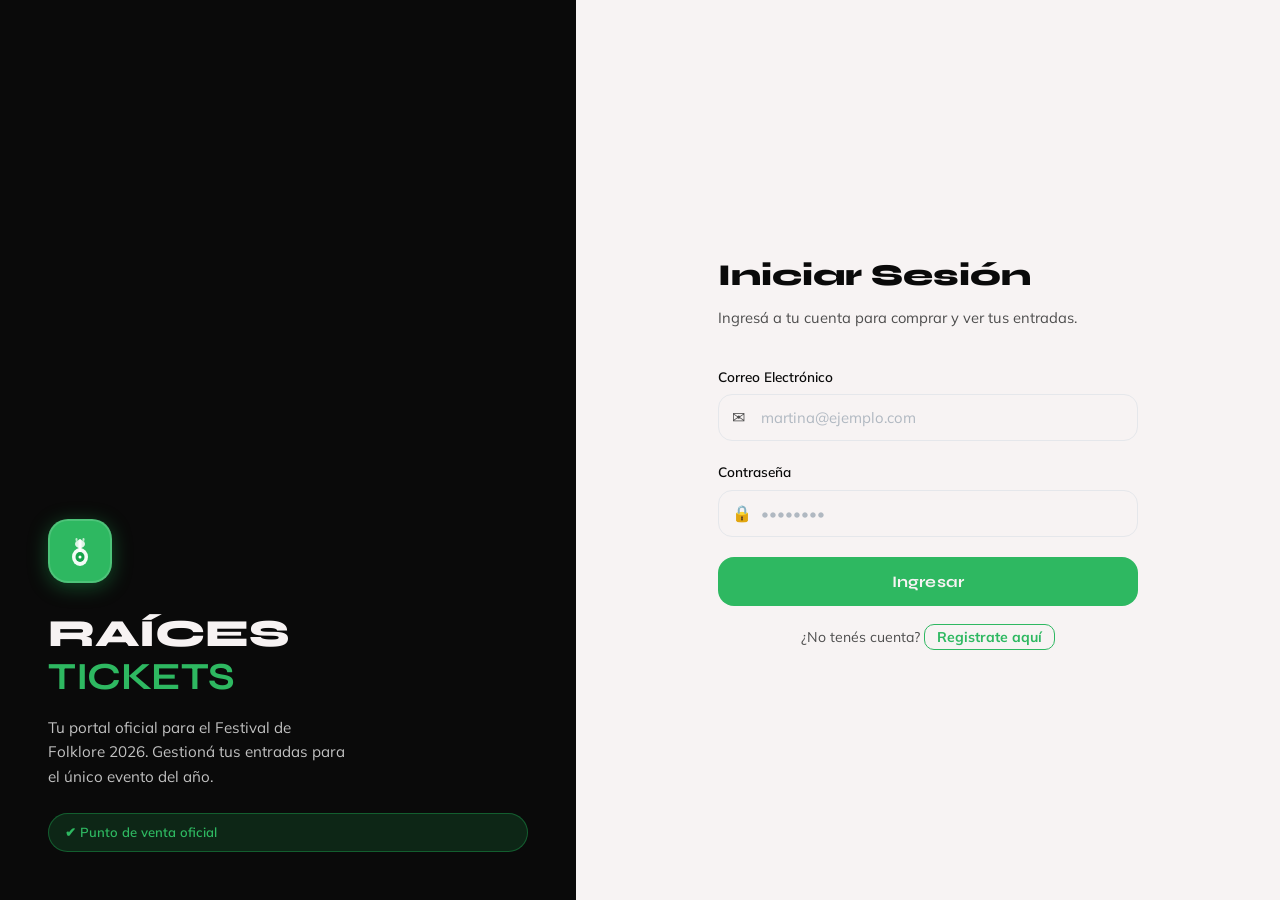
<file: vista/modulos/soporte.html>
<html lang="es">
<head>
  <meta charset="UTF-8" />
  <meta name="viewport" content="width=device-width, initial-scale=1.0" />
  <title>Soporte — Raíces Tickets</title>
  <link rel="stylesheet" href="../../assets/css/estilos.css" />
  <link rel="icon" type="image/png" href="../../files/img/favicon.png" />
</head>

<body>

  <!-- ═══ NAVBAR ═══ -->
<nav class="navbar">
  <a href="menu.html" class="navbar-marca">
    <div class="navbar-logo-icono">
      <svg width="22" height="22" viewBox="0 0 36 36" fill="none" xmlns="http://www.w3.org/2000/svg">
        <ellipse cx="18" cy="24" rx="8" ry="9" fill="white" fill-opacity="0.95"/>
        <ellipse cx="18" cy="24" rx="4.5" ry="5" fill="#16a34a"/>
        <rect x="16.5" y="6" width="3" height="13" rx="1.5" fill="white" fill-opacity="0.95"/>
        <ellipse cx="18" cy="11" rx="5" ry="4" fill="white" fill-opacity="0.85"/>
        <circle cx="18" cy="24" r="1.5" fill="white"/>
      </svg>
    </div>
    <span class="navbar-nombre">RAÍCES</span>
  </a>

  <div class="navbar-links">
  <a href="portero.html" id="btn-portero" style="display: none; color: #f59e0b; font-weight: bold; margin-left: 15px; text-decoration: none;">
  🛡️ Panel Portero
  </a>
  <a href="admin.html" id="btn-admin" style="display: none; color: #3b82f6; font-weight: bold; margin-left: 15px; text-decoration: none;">
  ⚙️ Panel Admin
  </a>
  <a href="menu.html" class="nav-link active">Grilla del Festival</a>
  <a href="sectores.html" class="nav-link">Sectores y Precios</a>
  <a href="mis-entradas.html" class="nav-link">Mis Entradas</a>
</div>
 

  <div class="navbar-user-profile">
    <div class="user-info">
      <span class="user-name" id="nombreUsuarioNav">Usuario</span>
      <span class="user-account" onclick="abrirModalCierreSesion()">Mi Cuenta</span>
    </div>
    <div class="user-avatar">M</div> </div>
</nav>
<main class="menu-main">
    <div class="bg-orbes-calmos">
  <div class="orbe orbe-1"></div>
  <div class="orbe orbe-2"></div>
  <div class="orbe orbe-3"></div>
  <div class="orbe orbe-4"></div>

  <svg class="hoja hoja-izq-1" viewBox="0 0 100 100" xmlns="http://www.w3.org/2000/svg">
    <path d="M0,50 Q40,10 100,20 Q50,60 0,50 Z" fill="var(--verde-principal)" opacity="0.8"/>
    <path d="M0,50 Q45,25 95,22" stroke="#ffffff" stroke-width="1.5" fill="none" opacity="0.6"/>
  </svg>

  <svg class="hoja hoja-izq-2" viewBox="0 0 100 100" xmlns="http://www.w3.org/2000/svg">
    <path d="M0,50 C30,0 70,10 100,50 C70,90 30,100 0,50 Z" fill="var(--verde-claro)" opacity="0.7"/>
    <path d="M0,50 Q50,50 95,50 M25,50 L45,25 M45,50 L60,75 M65,50 L80,35" stroke="#ffffff" stroke-width="1.5" fill="none" opacity="0.5"/>
  </svg>

  <svg class="hoja hoja-izq-3" viewBox="0 0 100 100" xmlns="http://www.w3.org/2000/svg">
    <path d="M0,50 Q50,20 100,50 Q40,70 0,50 Z" fill="var(--verde-oscuro)" opacity="0.6"/>
    <path d="M0,50 Q50,35 95,50" stroke="#ffffff" stroke-width="1" fill="none" opacity="0.5"/>
  </svg>

  <svg class="hoja hoja-der-1" viewBox="0 0 100 100" xmlns="http://www.w3.org/2000/svg">
    <path d="M100,50 Q60,10 0,20 Q50,60 100,50 Z" fill="var(--verde-principal)" opacity="0.8"/>
    <path d="M100,50 Q55,25 5,22" stroke="#ffffff" stroke-width="1.5" fill="none" opacity="0.6"/>
  </svg>

  <svg class="hoja hoja-der-2" viewBox="0 0 100 100" xmlns="http://www.w3.org/2000/svg">
    <path d="M100,50 C70,0 30,10 0,50 C30,90 70,100 100,50 Z" fill="var(--verde-claro)" opacity="0.7"/>
    <path d="M100,50 Q50,50 5,50 M75,50 L55,25 M55,50 L40,75 M35,50 L20,35" stroke="#ffffff" stroke-width="1.5" fill="none" opacity="0.5"/>
  </svg>

  <svg class="hoja hoja-der-3" viewBox="0 0 100 100" xmlns="http://www.w3.org/2000/svg">
    <path d="M100,50 Q50,20 0,50 Q60,70 100,50 Z" fill="var(--verde-oscuro)" opacity="0.6"/>
    <path d="M100,50 Q50,35 5,50" stroke="#ffffff" stroke-width="1" fill="none" opacity="0.5"/>
  </svg>



  <svg class="hoja hoja-izq-11" viewBox="0 0 100 100" xmlns="http://www.w3.org/2000/svg">
    <path d="M10,90 C30,50 60,30 90,10 C65,45 45,65 10,90 Z" fill="var(--verde-principal)" />
  </svg>
  
  <svg class="hoja hoja-izq-22" viewBox="0 0 100 100" xmlns="http://www.w3.org/2000/svg">
    <path d="M10,90 Q40,40 90,10 Q30,60 10,90 Z" fill="var(--verde-claro)" />
  </svg>



  <svg class="hoja hoja-izq-44" viewBox="0 0 100 100" xmlns="http://www.w3.org/2000/svg">
    <path d="M10,90 C30,50 60,30 90,10 C65,45 45,65 10,90 Z" fill="var(--verde-principal)" />
  </svg>

  <svg class="hoja hoja-der-11" viewBox="0 0 100 100" xmlns="http://www.w3.org/2000/svg">
    <path d="M90,90 C70,50 40,30 10,10 C35,45 55,65 90,90 Z" fill="var(--verde-principal)" />
  </svg>
  
  <svg class="hoja hoja-der-22" viewBox="0 0 100 100" xmlns="http://www.w3.org/2000/svg">
    <path d="M90,90 Q60,40 10,10 Q70,60 90,90 Z" fill="var(--verde-claro)" />
  </svg>



  <svg class="hoja hoja-der-44" viewBox="0 0 100 100" xmlns="http://www.w3.org/2000/svg">
    <path d="M90,90 C70,50 40,30 10,10 C35,45 55,65 90,90 Z" fill="var(--verde-claro)" />
    <path d="M90,90 Q50,50 10,10" stroke="rgba(255,255,255,0.5)" stroke-width="2" fill="none" />
  </svg>

    <section class="soporte-section" style="padding: 2rem; text-align: center;">
        <h2>Soporte Técnico - Raíces</h2>
        <p>¿Tuviste algún problema con tu reserva de entradas? Estamos para ayudarte.</p>
        
        <div class="contacto-box" style="margin-top: 2rem; background: #f8f9fa; padding: 1.5rem; border-radius: 8px; display: inline-block;">
            <p><strong>📧 Correo Electrónico:</strong> <span id="soporte-email">Cargando...</span></p>
            <p><strong>📞 Teléfono:</strong> <span id="soporte-telefono">Cargando...</span></p>
        </div>
    </section>
</main>
  <!-- ═══ MODAL CIERRE DE SESIÓN ═══ -->
  <div class="modal-overlay" id="modalCierreSesion" style="display: none;">
    <div class="modal-caja">
      <div class="modal-icono">👋</div>
      <h2 class="modal-titulo">¿Cerrar sesión?</h2>
      <p class="modal-desc">Vas a salir del sistema. Podrás volver a ingresar en cualquier momento.</p>
      <div class="modal-botones">
        <button class="btn-modal-cancelar" onclick="cerrarModal()">Cancelar</button>
        <button class="btn-modal-confirmar" onclick="confirmarCierreSesion()">Salir</button>
      </div>
    </div>
  </div>
    <footer class="pie-pagina">
    <div class="footer-contenido">
      <p>&copy; 2026 Sistema Raíces Tickets. Todos los derechos reservados.</p>
      <div class="footer-enlaces">
        <a href="terminos.html">Términos y Condiciones</a>
        <a href="soporte.html">Soporte Técnico</a>
      </div>
      <p style="font-size: 0.8rem; margin-top: 5px; opacity: 0.6;">
        Desarrollado para la gestión segura de eventos.
      </p>
    </div>
  </footer>
<script src="../../assets/javascript/soporte.js"></script>
<script src="../../assets/javascript/menu.js?v=1.3"></script>
<script src="../../assets/javascript/autenticacion.js?v=1.1"></script>
</file>
<file: assets/css/estilos.css>
/* ============================================================
   RAÍCES TICKETS — Sistema de Estilos
   Festival de Folklore 2026
   ============================================================ */

@import url('https://fonts.googleapis.com/css2?family=Syne:wght@400;600;700;800&family=Mulish:wght@300;400;500;600&display=swap');

/* ── Variables globales ── */
:root {
  --verde-principal: #2eb861;
  --verde-oscuro:    #117234;
  --verde-claro:     #b3e1c3;
  --negro:           #0a0a0a;
  --gris-oscuro:     #1a1a1a;
  --gris-medio:      #2d2d2d;
  --gris-suave:      #cbcbcb;
  --blanco:          #f7f3f3;
  --texto-claro:     #4d4d4d;
  --borde:           #e5e7eb;
  --error:           #ef4444;
  --sombra:          0 4px 24px rgba(0,0,0,0.10);
  --radio:           18px;
  --transicion:      all 0.25s cubic-bezier(0.4, 0, 0.2, 1);
}

/* ── Reset y base ── */
*, *::before, *::after {
  box-sizing: border-box;
  margin: 0;
  padding: 0;
}

html { scroll-behavior: smooth; }

body {
  margin: 0;
  padding: 0;
  overflow-x: hidden; /* 🪄 ESTO MATA LA BARRA HORIZONTAL PARA SIEMPRE */

  
  font-family: 'Mulish', sans-serif;
  background: var(--gris-suave);
  color: var(--negro);
  min-height: 100vh;
  line-height: 1.6;
  display: flex;
  flex-direction: column;
}

/* ============================================================
   LAYOUT AUTH (Login & Registro)
   ============================================================ */
.auth-wrapper {
  display: flex;
  min-height: 100vh;
}

/* Panel izquierdo — imagen + marca */
.auth-panel-izquierdo {
  width: 45%;
  position: relative;
  overflow: hidden;
  display: flex;
  flex-direction: column;
  justify-content: flex-end;
  padding: 48px;
  background: var(--negro);
}

.auth-panel-izquierdo::before {
  content: '';
  position: absolute;
  inset: 0;
  background-image: url('https://images.unsplash.com/photo-1504609773096-104ff2c73ba4?w=900&q=80');
  background-size: cover;
  background-position: center;
  opacity: 0.45;
  transition: var(--transicion);
}

.auth-panel-izquierdo::after {
  content: '';
  position: absolute;
  inset: 0;
  background: linear-gradient(
    to top,
    rgba(10,10,10,0.90) 0%,
    rgba(10,10,10,0.30) 60%,
    transparent 100%
  );
}

.auth-panel-izquierdo * { position: relative; z-index: 1; }

/* Logo */
.logo-icono {
  width: 64px;
  height: 64px;
  background: var(--verde-principal);
  border-radius: 20px;
  display: flex;
  align-items: center;
  justify-content: center;
  font-size: 26px;
  margin-bottom: 32px;
  flex-shrink: 0;
  overflow: hidden;
  border: 2px solid rgba(255,255,255,0.15);
  box-shadow: 0 4px 20px rgba(34,197,94,0.35);
}

/* Si se usa imagen como logo */
.logo-icono img {
  width: 100%;
  height: 100%;
  object-fit: cover;
  border-radius: inherit;
}

.logo-titulo {
  font-family: 'Syne', sans-serif;
  font-weight: 800;
  font-size: 2.4rem;
  color: var(--blanco);
  letter-spacing: -0.5px;
  line-height: 1;
  margin-bottom: 4px;
}

.logo-subtitulo {
  font-family: 'Syne', sans-serif;
  font-weight: 700;
  font-size: 2.4rem;
  color: var(--verde-principal);
  letter-spacing: -0.5px;
  line-height: 1;
  margin-bottom: 20px;
}

.logo-descripcion {
  font-size: 0.95rem;
  color: rgba(255,255,255,0.75);
  max-width: 300px;
  line-height: 1.6;
  margin-bottom: 24px;
}

.badge-oficial {
  display: inline-flex;
  align-items: center;
  gap: 8px;
  background: rgba(34,197,94,0.15);
  border: 1px solid rgba(34,197,94,0.35);
  color: var(--verde-principal);
  font-size: 0.82rem;
  font-weight: 600;
  padding: 8px 16px;
  border-radius: 99px;
}

/* Panel derecho — formulario */
.auth-panel-derecho {
  flex: 1;
  display: flex;
  align-items: center;
  justify-content: center;
  padding: 48px 40px;
  background: var(--blanco);
}

.auth-formulario-contenedor {
  width: 100%;
  max-width: 420px;
}

.auth-titulo {
  font-family: 'Syne', sans-serif;
  font-weight: 800;
  font-size: 1.9rem;
  color: var(--negro);
  margin-bottom: 6px;
}

.auth-subtitulo {
  font-size: 0.92rem;
  color: var(--texto-claro);
  margin-bottom: 36px;
}

/* ── Campos de formulario ── */
.campo-grupo {
  margin-bottom: 20px;
}

.campo-grupo label {
  display: block;
  font-size: 0.85rem;
  font-weight: 600;
  color: var(--negro);
  margin-bottom: 7px;
}

.campo-input-wrapper {
  position: relative;
}

.campo-input-wrapper .icono-campo {
  position: absolute;
  left: 14px;
  top: 50%;
  transform: translateY(-50%);
  color: var(--texto-claro);
  font-size: 16px;
  pointer-events: none;
}

.campo-input {
  width: 100%;
  padding: 13px 14px 13px 42px;
  border: 1.5px solid var(--borde);
  border-radius: 14px;
  font-family: 'Mulish', sans-serif;
  font-size: 0.93rem;
  color: var(--negro);
  background: var(--blanco);
  transition: var(--transicion);
  outline: none;
}

.campo-input:focus {
  border-color: var(--verde-principal);
  box-shadow: 0 0 0 3px rgba(34,197,94,0.12);
}

.campo-input.error-campo {
  border-color: var(--error);
}

.campo-input::placeholder { color: #b0b8c1; }

/* Sin icono (para campos de registro) */
.campo-input.sin-icono {
  padding-left: 14px;
}

/* Fila con 2 campos */
.campos-fila {
  display: grid;
  grid-template-columns: 1fr 1fr;
  gap: 14px;
}

/* Mensaje de error inline */
.campo-error-msg {
  display: none;
  font-size: 0.78rem;
  color: var(--error);
  margin-top: 5px;
}
.campo-error-msg.visible { display: block; }

/* ── Checkbox términos ── */
.terminos-grupo {
  display: flex;
  align-items: flex-start;
  gap: 10px;
  padding: 14px 16px;
  background: var(--gris-suave);
  border-radius: 16px;
  margin-bottom: 22px;
  cursor: pointer;
}

.terminos-grupo input[type="checkbox"] {
  width: 18px;
  height: 18px;
  accent-color: var(--verde-principal);
  cursor: pointer;
  flex-shrink: 0;
  margin-top: 2px;
}

.terminos-texto {
  font-size: 0.85rem;
  color: var(--texto-claro);
}

.terminos-enlace {
  color: var(--verde-principal);
  font-weight: 700;
  text-decoration: none;
}

.terminos-enlace:hover { text-decoration: underline; }

/* ── Botón principal ── */
.btn-principal {
  width: 100%;
  padding: 15px;
  background: var(--verde-principal);
  color: var(--blanco);
  font-family: 'Syne', sans-serif;
  font-weight: 700;
  font-size: 1rem;
  border: none;
  border-radius: 16px;
  cursor: pointer;
  transition: var(--transicion);
  letter-spacing: 0.2px;
}

.btn-principal:hover {
  background: var(--verde-oscuro);
  transform: translateY(-1px);
  box-shadow: 0 6px 20px rgba(34,197,94,0.30);
}

.btn-principal:active { transform: translateY(0); }

.btn-principal:disabled {
  background: var(--borde);
  color: var(--texto-claro);
  cursor: not-allowed;
  transform: none;
  box-shadow: none;
}

/* ── Enlace inferior ── */
.auth-enlace-inferior {
  text-align: center;
  margin-top: 20px;
  font-size: 0.88rem;
  color: var(--texto-claro);
}

.auth-enlace-inferior a {
  color: var(--verde-principal);
  font-weight: 700;
  text-decoration: none;
  border: 1.5px solid var(--verde-principal);
  padding: 3px 12px;
  border-radius: 10px;
  transition: var(--transicion);
}

.auth-enlace-inferior a:hover {
  background: var(--verde-principal);
  color: var(--blanco);
}

/* ── Alerta de error global ── */
.alerta-error {
  background: #fef2f2;
  border: 1.5px solid #fecaca;
  border-radius: 16px;
  padding: 12px 16px;
  font-size: 0.87rem;
  color: #b91c1c;
  margin-bottom: 20px;
  display: none;
}
.alerta-error.visible { display: block; }

/* ============================================================
   MENÚ PRINCIPAL
   ============================================================ */

/* Navbar */
.navbar {
  background: var(--negro);
  padding: 0 40px;
  height: 64px;
  display: flex;
  align-items: center;
  justify-content: space-between;
  position: sticky;
  top: 0;
  z-index: 100;
  box-shadow: 0 2px 12px rgba(0,0,0,0.3);
}

.navbar-marca {
  display: flex;
  align-items: center;
  gap: 12px;
  text-decoration: none;
}




.navbar-logo-icono {
  background-color: #22c55e; /* Le da el fondo verde de tu imagen */
  width: 42px;
  height: 42px;
  border-radius: 12px; /* Le redondea los bordes */
  display: flex;
  align-items: center;
  justify-content: center; /* Mantiene tu SVG en el centro del cuadro verde */
}


.navbar-logo-icono img {
  width: 100%;
  height: 100%;
  object-fit: cover;
  border-radius: inherit;
}

.navbar-nombre {
  font-family: 'Syne', sans-serif;
  font-weight: 800;
  font-size: 1.2rem;
  color: #18181b; /* Ahora es gris bien oscuro/negro */
  letter-spacing: -0.3px;
}
.navbar-nombre span { color: var(--verde-principal); }

.navbar-usuario {
  display: flex;
  align-items: center;
  gap: 14px;
}

.navbar-saludo {
  font-size: 0.88rem;
  color: rgba(255,255,255,0.65);
}

.navbar-saludo strong {
  color: var(--blanco);
  font-weight: 600;
}

.btn-cerrar-sesion {
  background: rgba(255,255,255,0.08);
  border: 1px solid rgba(255,255,255,0.15);
  color: rgba(255,255,255,0.80);
  font-family: 'Mulish', sans-serif;
  font-size: 0.82rem;
  font-weight: 600;
  padding: 8px 18px;
  border-radius: 12px;
  cursor: pointer;
  transition: var(--transicion);
}

.btn-cerrar-sesion:hover {
  background: rgba(255,255,255,0.15);
  color: var(--blanco);
}

/* Hero del menú */
.menu-hero {
  background: var(--negro);
  padding: 52px 40px 64px;
  position: relative;
  overflow: hidden;

}

.menu-hero::before {
  content: '';
  position: absolute;
  inset: 0;
  background: radial-gradient(ellipse at 70% 50%, rgba(34,197,94,0.12) 0%, transparent 65%);
  pointer-events: none;
}

.menu-hero-contenido { position: relative; max-width: 1200px; margin: 0 auto; }

.menu-bienvenida-tag {
  display: inline-flex;
  align-items: center;
  gap: 6px;
  background: rgba(34,197,94,0.12);
  border: 1px solid rgba(34,197,94,0.30);
  color: var(--verde-principal);
  font-size: 0.80rem;
  font-weight: 700;
  padding: 5px 14px;
  border-radius: 99px;
  text-transform: uppercase;
  letter-spacing: 1px;
  margin-bottom: 18px;
}

.menu-hero-titulo {
  font-family: 'Syne', sans-serif;
  font-weight: 800;
  font-size: clamp(1.8rem, 3.5vw, 2.8rem);
  color: var(--blanco);
  line-height: 1.15;
  margin-bottom: 14px;
  letter-spacing: -0.5px;
}

.menu-hero-titulo span { color: var(--verde-principal); }

.menu-hero-subtitulo {
  font-size: 0.97rem;
  color: rgba(255,255,255,0.60);
  max-width: 500px;
  line-height: 1.7;
}

/* Contenedor principal del menú */
.menu-main {
  max-width: 1200px;
  margin: 0 auto;
  padding: 40px 40px 60px;
  flex-grow: 1;
  flex: 1;
  width: 100%;
}

/* Sección */
.seccion-titulo {
  font-family: 'Syne', sans-serif;
  font-weight: 700;
  font-size: 1.1rem;
  color: var(--negro);
  margin-bottom: 18px;
  padding-bottom: 10px;
  border-bottom: 2px solid var(--verde-claro);
}

/* Grid de cards de módulos */
.modulos-grid {
  display: grid;
  grid-template-columns: repeat(auto-fit, minmax(240px, 1fr));
  gap: 20px;
  margin-bottom: 40px;
}

.modulo-card {
  background: var(--blanco);
  border: 1.5px solid var(--borde);
  border-radius: 22px;
  padding: 28px 24px;
  cursor: pointer;
  transition: var(--transicion);
  text-decoration: none;
  display: block;
  position: relative;
  overflow: hidden;
}

.modulo-card::before {
  content: '';
  position: absolute;
  bottom: 0; left: 0; right: 0;
  height: 3px;
  background: var(--verde-principal);
  transform: scaleX(0);
  transform-origin: left;
  transition: transform 0.3s ease;
}

.modulo-card:hover {
  border-color: var(--verde-principal);
  box-shadow: 0 8px 30px rgba(34,197,94,0.12);
  transform: translateY(-3px);
}

.modulo-card:hover::before { transform: scaleX(1); }

.modulo-card-icono {
  width: 52px;
  height: 52px;
  background: var(--verde-claro);
  border-radius: 16px;
  display: flex;
  align-items: center;
  justify-content: center;
  font-size: 24px;
  margin-bottom: 16px;
}

.modulo-card-titulo {
  font-family: 'Syne', sans-serif;
  font-weight: 700;
  font-size: 1rem;
  color: var(--negro);
  margin-bottom: 6px;
}

.modulo-card-desc {
  font-size: 0.84rem;
  color: var(--texto-claro);
  line-height: 1.5;
}

/* Card de roles rápidos */
.roles-grid {
  display: grid;
  grid-template-columns: repeat(auto-fit, minmax(160px, 1fr));
  gap: 14px;
  margin-bottom: 40px;
}

.rol-card {
  background: var(--blanco);
  border: 1.5px solid var(--borde);
  border-radius: 18px;
  padding: 20px 16px;
  text-align: center;
  cursor: pointer;
  transition: var(--transicion);
}

.rol-card:hover {
  border-color: var(--verde-principal);
  background: var(--verde-claro);
}

.rol-card-icono { font-size: 28px; margin-bottom: 8px; }

.rol-card-nombre {
  font-family: 'Syne', sans-serif;
  font-weight: 700;
  font-size: 0.88rem;
  color: var(--negro);
}

/* Info strip noches */
.noches-strip {
  display: flex;
  gap: 14px;
  flex-wrap: wrap;
  margin-bottom: 40px;
}

.noche-chip {
  background: var(--blanco);
  border: 1.5px solid var(--borde);
  border-radius: 16px;
  padding: 13px 20px;
  display: flex;
  align-items: center;
  gap: 10px;
  transition: var(--transicion);
  cursor: pointer;
}

.noche-chip:hover {
  border-color: var(--verde-principal);
  background: var(--verde-claro);
}

.noche-chip-num {
  width: 32px; height: 32px;
  background: var(--verde-principal);
  border-radius: 10px;
  display: flex;
  align-items: center;
  justify-content: center;
  font-family: 'Syne', sans-serif;
  font-weight: 800;
  font-size: 0.88rem;
  color: var(--blanco);
}

.noche-chip-info { line-height: 1.3; }

.noche-chip-fecha {
  font-size: 0.78rem;
  color: var(--texto-claro);
}

.noche-chip-titulo {
  font-size: 0.88rem;
  font-weight: 600;
  color: var(--negro);
}

/* ── Modal confirmación cierre de sesión ── */
.modal-overlay {
  display: none;
  position: fixed;
  inset: 0;
  background: rgba(0,0,0,0.5);
  z-index: 200;
  align-items: center;
  justify-content: center;
}

.modal-overlay.visible {
  display: flex;
}

.modal-caja {
  background: var(--blanco);
  border-radius: 28px;
  padding: 40px 36px;
  max-width: 380px;
  width: 90%;
  text-align: center;
  box-shadow: 0 20px 60px rgba(0,0,0,0.20);
}

.modal-icono { font-size: 40px; margin-bottom: 12px; }

.modal-titulo {
  font-family: 'Syne', sans-serif;
  font-weight: 800;
  font-size: 1.2rem;
  color: var(--negro);
  margin-bottom: 8px;
}

.modal-desc {
  font-size: 0.90rem;
  color: var(--texto-claro);
  margin-bottom: 28px;
}

.modal-botones { display: flex; gap: 10px; }

.btn-modal-cancelar {
  flex: 1;
  padding: 11px;
  background: var(--gris-suave);
  border: 1.5px solid var(--borde);
  border-radius: var(--radio);
  font-family: 'Mulish', sans-serif;
  font-weight: 600;
  font-size: 0.92rem;
  color: var(--negro);
  cursor: pointer;
  transition: var(--transicion);
}

.btn-modal-cancelar:hover { background: var(--borde); }

.btn-modal-confirmar {
  flex: 1;
  padding: 11px;
  background: var(--error);
  border: none;
  border-radius: var(--radio);
  font-family: 'Syne', sans-serif;
  font-weight: 700;
  font-size: 0.92rem;
  color: var(--blanco);
  cursor: pointer;
  transition: var(--transicion);
}

.btn-modal-confirmar:hover { background: #dc2626; }

/* ── Modal Términos y Condiciones ── */
.modal-tyc-overlay {
  display: none;
  position: fixed;
  inset: 0;
  background: rgba(0,0,0,0.55);
  z-index: 300;
  align-items: center;
  justify-content: center;
  padding: 24px;
  backdrop-filter: blur(3px);
}

.modal-tyc-overlay.visible {
  display: flex;
}

.modal-tyc-caja {
  background: var(--blanco);
  border-radius: 28px;
  width: 100%;
  max-width: 680px;
  max-height: 88vh;
  display: flex;
  flex-direction: column;
  box-shadow: 0 24px 80px rgba(0,0,0,0.25);
  overflow: hidden;
}

/* Header fijo del modal */
.modal-tyc-header {
  padding: 28px 32px 20px;
  border-bottom: 1.5px solid var(--borde);
  display: flex;
  align-items: flex-start;
  justify-content: space-between;
  gap: 16px;
  flex-shrink: 0;
}

.modal-tyc-header-texto { flex: 1; }

.modal-tyc-tag {
  display: inline-flex;
  align-items: center;
  gap: 6px;
  background: var(--verde-claro);
  color: var(--verde-oscuro);
  font-size: 0.75rem;
  font-weight: 700;
  padding: 4px 12px;
  border-radius: 99px;
  text-transform: uppercase;
  letter-spacing: 0.8px;
  margin-bottom: 8px;
}

.modal-tyc-titulo {
  font-family: 'Syne', sans-serif;
  font-weight: 800;
  font-size: 1.35rem;
  color: var(--negro);
  line-height: 1.2;
}

.modal-tyc-fecha {
  font-size: 0.80rem;
  color: var(--texto-claro);
  margin-top: 4px;
}

.btn-cerrar-modal {
  width: 36px;
  height: 36px;
  border-radius: 10px;
  border: 1.5px solid var(--borde);
  background: var(--gris-suave);
  color: var(--texto-claro);
  font-size: 1.1rem;
  cursor: pointer;
  display: flex;
  align-items: center;
  justify-content: center;
  flex-shrink: 0;
  transition: var(--transicion);
  line-height: 1;
}

.btn-cerrar-modal:hover {
  background: var(--borde);
  color: var(--negro);
}

/* Cuerpo scrolleable */
.modal-tyc-body {
  overflow-y: auto;
  padding: 28px 32px;
  flex: 1;
  scroll-behavior: smooth;
}

.modal-tyc-body::-webkit-scrollbar { width: 6px; }
.modal-tyc-body::-webkit-scrollbar-track { background: transparent; }
.modal-tyc-body::-webkit-scrollbar-thumb {
  background: var(--borde);
  border-radius: 99px;
}

/* Índice rápido */
.tyc-indice {
  background: var(--gris-suave);
  border-radius: 16px;
  padding: 18px 20px;
  margin-bottom: 28px;
}

.tyc-indice-titulo {
  font-family: 'Syne', sans-serif;
  font-weight: 700;
  font-size: 0.82rem;
  text-transform: uppercase;
  letter-spacing: 0.8px;
  color: var(--texto-claro);
  margin-bottom: 10px;
}

.tyc-indice ol {
  list-style: none;
  padding: 0;
  display: flex;
  flex-direction: column;
  gap: 4px;
}

.tyc-indice ol li a {
  font-size: 0.86rem;
  color: var(--verde-oscuro);
  text-decoration: none;
  font-weight: 600;
  transition: var(--transicion);
}

.tyc-indice ol li a:hover { color: var(--verde-principal); text-decoration: underline; }

/* Secciones del texto */
.tyc-seccion {
  margin-bottom: 28px;
  padding-bottom: 28px;
  border-bottom: 1px solid var(--borde);
}

.tyc-seccion:last-child {
  border-bottom: none;
  margin-bottom: 0;
}

.tyc-seccion-numero {
  display: inline-block;
  background: var(--verde-principal);
  color: var(--blanco);
  font-family: 'Syne', sans-serif;
  font-weight: 800;
  font-size: 0.75rem;
  padding: 3px 10px;
  border-radius: 99px;
  margin-bottom: 8px;
}

.tyc-seccion h3 {
  font-family: 'Syne', sans-serif;
  font-weight: 700;
  font-size: 1rem;
  color: var(--negro);
  margin-bottom: 10px;
}

.tyc-seccion p,
.tyc-seccion li {
  font-size: 0.88rem;
  color: #374151;
  line-height: 1.75;
}

.tyc-seccion ul {
  list-style: none;
  padding: 0;
  margin-top: 8px;
  display: flex;
  flex-direction: column;
  gap: 5px;
}

.tyc-seccion ul li::before {
  content: '▸ ';
  color: var(--verde-principal);
  font-size: 0.80rem;
}

/* Footer fijo del modal */
.modal-tyc-footer {
  padding: 20px 32px 28px;
  border-top: 1.5px solid var(--borde);
  display: flex;
  align-items: center;
  justify-content: space-between;
  gap: 14px;
  flex-shrink: 0;
  flex-wrap: wrap;
}

.tyc-footer-texto {
  font-size: 0.82rem;
  color: var(--texto-claro);
  flex: 1;
}

.btn-aceptar-tyc {
  padding: 11px 28px;
  background: var(--verde-principal);
  color: var(--blanco);
  font-family: 'Syne', sans-serif;
  font-weight: 700;
  font-size: 0.92rem;
  border: none;
  border-radius: 14px;
  cursor: pointer;
  transition: var(--transicion);
  white-space: nowrap;
}

.btn-aceptar-tyc:hover {
  background: var(--verde-oscuro);
  transform: translateY(-1px);
  box-shadow: 0 4px 14px rgba(34,197,94,0.30);
}

/* ============================================================
   RESPONSIVE
   ============================================================ */
@media (max-width: 820px) {
  .auth-panel-izquierdo { display: none; }
  .auth-panel-derecho { padding: 36px 24px; }

  .navbar { padding: 0 20px; }
  .menu-hero { padding: 36px 20px 48px; }
  .menu-main { padding: 28px 20px 48px; }

  .modulos-grid { grid-template-columns: 1fr 1fr; }
  .roles-grid   { grid-template-columns: repeat(3, 1fr); }
}

@media (max-width: 480px) {
  .modulos-grid { grid-template-columns: 1fr; }
  .roles-grid   { grid-template-columns: 1fr 1fr; }
  .campos-fila  { grid-template-columns: 1fr; }
  .noches-strip { flex-direction: column; }
}
.navbar {
  display: flex;
  justify-content: space-between;
  align-items: center;
  padding: 15px 50px;
  background: var(--blanco);
  border-bottom: 1px solid var(--borde);
}

.navbar-links {
  display: flex;
  gap: 30px;
}

.nav-link {
  text-decoration: none;
  color: var(--texto-claro);
  font-weight: 600;
  font-size: 0.95rem;
}

.nav-link.active {
  color: var(--verde-principal);
  border-bottom: 2px solid var(--verde-principal);
  padding-bottom: 4px;
}

.navbar-user-profile {
  display: flex;
  align-items: center;
  gap: 15px;
}

.user-info {
  display: flex;
  flex-direction: column;
  align-items: flex-end;
}

.user-name {
  font-weight: 700;
  color: var(--gris-oscuro);
}

.user-account {
  font-size: 0.8rem;
  color: var(--verde-principal);
  cursor: pointer;
}

.user-avatar {
  background: var(--verde-claro);
  color: var(--verde-oscuro);
  width: 40px;
  height: 40px;
  border-radius: 50%;
  display: flex;
  align-items: center;
  justify-content: center;
  font-weight: 800;
}
/* ═══ ESTILOS: SECTORES Y PRECIOS ═══ */
.sectores-precios-section {
  padding: 20px 0;
  font-family: inherit;
}

.seccion-header {
  margin-bottom: 30px;
}

.seccion-principal-titulo {
  font-size: 2.2rem;
  font-weight: 800;
  color: #2d2625;
  margin-bottom: 8px;
}

.seccion-subtitulo {
  font-size: 1rem;
  color: #71717a;
}

/* --- TARJETA Y MAPA DEL ESTADIO --- */
.estadio-card-mapa {
  background: #ffffff;
  border: 1px solid #e4e4e7;
  border-radius: 20px;
  padding: 40px 20px;
  display: flex;
  justify-content: center;
  align-items: center;
  margin-bottom: 40px;
  box-shadow: 0 4px 6px -1px rgba(0, 0, 0, 0.05);
}

.estadio-visual {
  display: flex;
  flex-direction: column;
  align-items: center;
  gap: 16px;
  width: 100%;
  max-width: 600px;
}

/* Formas curvas de los sectores */
.bloque-escenario {
  background: #2d2625;
  color: #ffffff;
  font-weight: 800;
  letter-spacing: 1.5px;
  padding: 18px 0;
  width: 60%;
  text-align: center;
  border-radius: 16px;
  box-shadow: 0 10px 15px -3px rgba(0, 0, 0, 0.1);
}

.bloque-sector {
  width: 100%;
  text-align: center;
  font-weight: 800;
  padding: 24px 0;
  font-size: 1.1rem;
  transition: transform 0.2s;
}

.bloque-sector:hover {
  transform: scale(1.02);
}

.sector-a {
  background: #fff1f2;
  color: #be123c;
  border: 2px solid #fda4af;
  border-radius: 100px 100px 15px 15px;
  width: 75%;
}

.sector-b {
  background: #eff6ff;
  color: #1d4ed8;
  border: 2px solid #bfdbfe;
  border-radius: 120px 120px 15px 15px;
  width: 88%;
}

.sector-c {
  background: #ecfdf5;
  color: #047857;
  border: 2px solid #a7f3d0;
  border-radius: 140px 140px 15px 15px;
  width: 100%;
}

/* --- TABLA DE PRECIOS REFERENCIALES --- */
.tabla-titulo {
  font-size: 1.4rem;
  font-weight: 700;
  color: #18181b;
  margin-bottom: 20px;
}

.tabla-responsive-container {
  background: #ffffff;
  border: 1px solid #e4e4e7;
  border-radius: 16px;
  overflow: hidden;
  box-shadow: 0 4px 6px -1px rgba(0, 0, 0, 0.03);
}

.tabla-precios {
  width: 100%;
  border-collapse: collapse;
  text-align: left;
}

.tabla-precios th {
  background: #fafafa;
  color: #52525b;
  font-weight: 600;
  padding: 16px 24px;
  font-size: 0.95rem;
  border-bottom: 1px solid #e4e4e7;
}

.tabla-precios td {
  padding: 20px 24px;
  font-size: 1rem;
  color: #18181b;
  border-bottom: 1px solid #f4f4f5;
}

.tabla-precios tr:last-child td {
  border-bottom: none;
}

/* Colores de las columnas de precios */
.col-sector-c {
  color: #16a34a !important;
  font-weight: 700;
}

.col-sector-b {
  color: #2563eb !important;
  font-weight: 700;
}

.col-sector-a {
  color: #dc2626 !important;
  font-weight: 700;
}

/* Nota aclaratoria al pie */
.tabla-nota-pie {
  margin-top: 16px;
  font-size: 0.85rem;
  color: #a1a1aa;
  line-height: 1.4;
}
/* ═══ ESTADO VACÍO ═══ */
.estado-vacio-container {
  display: flex;
  flex-direction: column;
  align-items: center;
  justify-content: center;
  min-height: 60vh;
  text-align: center;
  padding: 40px;
}

.icono-vacio {
  font-size: 4rem;
  margin-bottom: 20px;
  opacity: 0.5;
}

.titulo-vacio {
  font-size: 1.5rem;
  font-weight: 700;
  color: var(--gris-oscuro);
  margin-bottom: 10px;
}

.desc-vacio {
  color: var(--texto-claro);
  max-width: 300px;
  margin-bottom: 30px;
}
/* ═══ NUEVA GRILLA DE NOCHES (FORMATO HORIZONTAL) ═══ */
.grilla-noches-container {
  display: flex;
  flex-direction: column;
  gap: 16px; /* Separación idéntica entre filas */
  margin-top: 24px;
  width: 100%;
}

.noche-horizontal-card {
  display: flex;
  align-items: center;
  justify-content: space-between;
  background: #ffffff;
  border: 1px solid var(--borde);
  border-radius: 16px;
  padding: 20px 28px;
  transition: var(--transicion);
}

.noche-horizontal-card:hover {
  transform: translateY(-2px);
  box-shadow: 0 6px 20px rgba(0, 0, 0, 0.04);
  border-color: var(--verde-principal);
}

/* Bloque Izquierdo: Fecha */
.noche-card-fecha-bloque {
  display: flex;
  flex-direction: column;
  min-width: 110px;
  border-right: 1px solid var(--borde);
  padding-right: 20px;
}

.noche-card-numero {
  font-size: 0.85rem;
  font-weight: 700;
  color: var(--verde-principal);
  text-transform: uppercase;
  letter-spacing: 0.5px;
}

.noche-card-fecha {
  font-size: 1.25rem;
  font-weight: 800;
  color: var(--gris-oscuro);
  margin-top: 2px;
}

/* Bloque Central: Información y Artistas */
.noche-card-info-bloque {
  flex: 1;
  padding: 0 30px;
}

.noche-card-titulo {
  font-size: 1.15rem;
  font-weight: 700;
  color: var(--negro);
  margin-bottom: 10px;
}

.noche-card-artistas-tags {
  display: flex;
  flex-wrap: wrap;
  gap: 8px;
}

.artista-tag {
  background: var(--blanco);
  color: var(--texto-claro);
  font-size: 0.82rem;
  font-weight: 600;
  padding: 6px 14px;
  border-radius: 100px; /* Redondeado completo estilo píldora */
  border: 1px solid #e5e7eb;
}

/* Bloque Derecho: Botón */
.noche-card-accion-bloque {
  display: flex;
  align-items: center;
}

.btn-reservar-noche {
  background: var(--verde-principal);
  color: #ffffff;
  border: none;
  font-family: 'Syne', sans-serif;
  font-weight: 700;
  font-size: 0.9rem;
  padding: 12px 24px;
  border-radius: 12px;
  cursor: pointer;
  transition: var(--transicion);
  white-space: nowrap;
}

.btn-reservar-noche:hover {
  background: var(--verde-oscuro);
  box-shadow: 0 4px 12px rgba(46, 184, 97, 0.25);
}

/* Ajuste responsive básico por si se achica la pantalla */
@media (max-width: 768px) {
  .noche-horizontal-card {
    flex-direction: column;
    align-items: flex-start;
    gap: 16px;
    padding: 20px;
  }
  .noche-card-fecha-bloque {
    border-right: none;
    padding-right: 0;
    border-bottom: 1px solid var(--borde);
    padding-bottom: 10px;
    width: 100%;
  }
  .noche-card-info-bloque {
    padding: 0;
  }
  .noche-card-accion-bloque {
    width: 100%;
  }
  .btn-reservar-noche {
    width: 100%;
    text-align: center;
  }
}
/* ═══ BANNER ALERTA INFO ═══ */
.alerta-info-compra {
  display: flex;
  background-color: #f0fdf4;
  border: 1px solid #bbf7d0;
  border-radius: 12px;
  padding: 16px 24px;
  margin-bottom: 30px;
  gap: 14px;
}

.alerta-icono {
  color: #16a34a;
  margin-top: 2px;
}

.alerta-texto strong {
  display: block;
  font-size: 0.95rem;
  color: #14532d;
  margin-bottom: 4px;
}

.alerta-texto p {
  font-size: 0.88rem;
  color: #166534;
  margin: 0;
  line-height: 1.5;
}

/* ═══ BARRA DE FILTROS (PILLS) ═══ */
.filtros-noches-bar {
  display: flex;
  gap: 12px;
  margin-bottom: 35px;
  flex-wrap: wrap;
}

.filtro-pill {
  background: #ffffff;
  color: #3f3f46;
  border: 1px solid #e4e4e7;
  padding: 10px 22px;
  font-size: 0.92rem;
  font-weight: 700;
  border-radius: 100px;
  cursor: pointer;
  transition: all 0.2s ease;
  box-shadow: 0 1px 2px rgba(0,0,0,0.02);
}

.filtro-pill:hover {
  background: #f4f4f5;
  border-color: #d4d4d8;
}

.filtro-pill.active {
  background: #1c1917; /* El color carbón oscuro de la foto */
  color: #ffffff;
  border-color: #1c1917;
  box-shadow: 0 4px 10px rgba(28, 25, 23, 0.15);
}

/* ═══ GRILLA DE TARJETAS VERTICALES ═══ */
.grilla-principal-titulo {
  font-size: 1.8rem;
  font-weight: 800;
  color: #1c1917;
  margin-bottom: 24px;
}

.texto-verde-resaltado {
  color: #16a34a;
}

.grilla-presentaciones-cards {
  display: grid;
  grid-template-columns: repeat(auto-fill, minmax(360px, 1fr));
  gap: 24px;
  width: 100%;
}

.presentacion-card {
  background: #ffffff;
  border: 1px solid #e4e4e7;
  border-radius: 20px;
  padding: 24px;
  display: flex;
  flex-direction: column;
  justify-content: space-between;
  box-shadow: 0 4px 6px -1px rgba(0, 0, 0, 0.02);
  transition: transform 0.2s, box-shadow 0.2s;
}

.presentacion-card:hover {
  transform: translateY(-4px);
  box-shadow: 0 12px 24px -10px rgba(0,0,0,0.08);
}

/* Fila Superior de la tarjeta */
.card-header-row {
  display: flex;
  gap: 16px;
  align-items: flex-start;
  margin-bottom: 20px;
}

.card-badge-fecha {
  background: #f4f4f5;
  border-radius: 12px;
  padding: 8px 12px;
  text-align: center;
  min-width: 52px;
}

.fecha-mes {
  display: block;
  font-size: 0.72rem;
  font-weight: 700;
  color: #71717a;
}

.fecha-dia {
  display: block;
  font-size: 1.3rem;
  font-weight: 800;
  color: #1c1917;
}

.card-header-info {
  flex: 1;
}

.card-noche-titulo {
  font-size: 1.15rem;
  font-weight: 800;
  color: #1c1917;
  margin: 0 0 6px 0;
}

/* Tags de estado */
.status-pill-tag {
  display: inline-block;
  font-size: 0.68rem;
  font-weight: 800;
  padding: 4px 10px;
  border-radius: 6px;
  letter-spacing: 0.3px;
}

.tag-exito {
  background: #e6fdf5;
  color: #059669;
}

.tag-alerta {
  background: #fef3c7;
  color: #d97706;
}

/* Cuerpo de Artistas */
.card-cuerpo-artistas {
  margin-bottom: 18px;
}

.artistas-label {
  display: block;
  font-size: 0.72rem;
  font-weight: 700;
  color: #a1a1aa;
  letter-spacing: 0.5px;
  margin-bottom: 6px;
}

.artistas-lista {
  font-size: 0.95rem;
  color: #3f3f46;
  font-weight: 500;
  margin: 0;
  line-height: 1.4;
}

/* Barra de Horario Gris */
.card-reloj-bar {
  background: #f8f8f9;
  border-radius: 10px;
  padding: 10px 14px;
  display: flex;
  align-items: center;
  gap: 8px;
  margin-bottom: 24px;
}

.reloj-texto {
  font-size: 0.85rem;
  color: #71717a;
  font-weight: 500;
}

/* Footer y Botón */
.card-footer-row {
  margin-top: auto;
}

.precio-bloque {
  display: flex;
  flex-direction: column;
  margin-bottom: 12px;
}

.precio-label {
  font-size: 0.7rem;
  font-weight: 700;
  color: #a1a1aa;
}

.precio-monto {
  font-size: 1.4rem;
  font-weight: 800;
  color: #1c1917;
}

.btn-seleccionar-butaca {
  width: 100%;
  background: #1c1917;
  color: #ffffff;
  border: none;
  border-radius: 12px;
  padding: 14px;
  font-size: 0.92rem;
  font-weight: 700;
  cursor: pointer;
  transition: background 0.2s;
}

.btn-seleccionar-butaca:hover {
  background: #2d2625;
}
/* ═══ RESERVA DE ENTRADAS ═══ */
.reserva-main {
  max-width: 1200px;
  margin: 0 auto;
  padding: 30px 20px;

  position: relative;
  z-index: 1;
  flex-grow: 1;
  width: 100%;



}

.btn-volver-link {
  background: none;
  border: none;
  color: #52525b;
  font-weight: 600;
  font-size: 0.9rem;
  cursor: pointer;
  margin-bottom: 24px;
  padding: 0;
}

.reserva-layout-grid {
  display: grid;
  grid-template-columns: 1fr 340px;
  gap: 30px;
  align-items: start;
}

/* Cabecera y Sector Selection */
.reserva-header-card {
  background: #ffffff;
  border: 1px solid #e4e4e7;
  border-radius: 16px;
  padding: 24px;
  display: flex;
  justify-content: space-between;
  align-items: center;
  margin-bottom: 30px;
}

.reserva-info-noche h1 {
  font-size: 1.6rem;
  color: #18181b;
  margin-bottom: 8px;
}

.reserva-info-noche p {
  color: #71717a;
  font-size: 0.9rem;
}

.reserva-tarifa-base {
  background: #ecfdf5;
  border: 1px solid #a7f3d0;
  padding: 12px 20px;
  border-radius: 12px;
  text-align: right;
}

.reserva-tarifa-base span {
  display: block;
  font-size: 0.7rem;
  font-weight: 700;
  color: #059669;
}

.reserva-tarifa-base strong {
  font-size: 1.4rem;
  color: #064e3b;
}

.reserva-seccion-bloque h2 {
  font-size: 1.1rem;
  color: #18181b;
  margin-bottom: 16px;
}

.subtitulo-bloque {
  font-size: 0.85rem;
  color: #71717a;
  margin-top: -10px;
  margin-bottom: 20px;
}

.sectores-cards-container {
  display: flex;
  gap: 16px;
  margin-bottom: 40px;
}

.sector-card {
  flex: 1;
  background: #ffffff;
  border: 1px solid #e4e4e7;
  border-radius: 12px;
  padding: 24px 16px;
  text-align: center;
  cursor: pointer;
  transition: all 0.2s;
}

.sector-card:hover { border-color: #a1a1aa; }
.sector-card.active {
  background: #fff1f2;
  border: 2px solid #18181b;
}

.sector-badge {
  width: 32px;
  height: 32px;
  border-radius: 50%;
  color: white;
  display: flex;
  align-items: center;
  justify-content: center;
  margin: 0 auto 12px;
  font-weight: 800;
  font-size: 0.9rem;
}

.badge-a { background: #e11d48; }
.badge-b { background: #2563eb; }
.badge-c { background: #16a34a; }

.sector-card span {
  font-size: 0.9rem;
  font-weight: 600;
  color: #3f3f46;
}
.sector-card.active span { color: #e11d48; }

/* Mapa de Butacas */
.mapa-butacas-container {
  background: #ffffff;
  padding: 30px;
  border-radius: 16px;
  text-align: center;
}

.escenario-bar {
  background: #2d2625;
  color: #ffffff;
  padding: 12px;
  border-radius: 8px;
  font-weight: 700;
  font-size: 0.85rem;
  letter-spacing: 1px;
  margin-bottom: 40px;
}

.grilla-butacas {
  display: flex;
  flex-direction: column;
  gap: 16px;
  align-items: center;
}

.fila-butacas {
  display: flex;
  align-items: center;
  gap: 10px;
}

.fila-label {
  font-size: 0.8rem;
  color: #a1a1aa;
  font-weight: 700;
  width: 24px;
}

.butaca {
  width: 38px;
  height: 38px;
  background: #fbcfe8;
  color: #ffffff;
  border-radius: 8px;
  display: flex;
  align-items: center;
  justify-content: center;
  font-weight: 700;
  font-size: 0.85rem;
  cursor: pointer;
  transition: all 0.2s;
  user-select: none;
}

.butaca:hover { background: #f472b6; }
.butaca.selected {
  background: #e11d48;
  transform: scale(1.1);
  box-shadow: 0 4px 10px rgba(225, 29, 72, 0.3);
}

/* Resumen Lateral */
.resumen-card {
  background: #ffffff;
  border: 1px solid #e4e4e7;
  border-radius: 16px;
  padding: 24px;
  position: sticky;
  top: 24px;
}

.resumen-card h3 {
  font-size: 1.1rem;
  color: #18181b;
  margin-bottom: 20px;
  padding-bottom: 16px;
  border-bottom: 1px solid #f4f4f5;
}

.resumen-vacio {
  text-align: center;
  color: #a1a1aa;
  padding: 30px 0;
}

.icono-ticket-vacio {
  font-size: 3rem;
  opacity: 0.3;
  margin-bottom: 16px;
}

.lista-butacas-seleccionadas {
  list-style: none;
  padding: 0;
  margin: 0 0 20px 0;
  display: flex;
  flex-direction: column;
  gap: 12px;
}

.item-butaca-resumen {
  display: flex;
  justify-content: space-between;
  align-items: center;
  background: #fafafa;
  border: 1px solid #e4e4e7;
  padding: 12px 16px;
  border-radius: 10px;
  font-weight: 600;
  font-size: 0.9rem;
}

.item-butaca-resumen .dot {
  color: #e11d48;
  margin-right: 8px;
}

.resumen-totales {
  border-top: 1px dashed #d4d4d8;
  padding-top: 20px;
  margin-bottom: 24px;
}

.linea-total-secundaria, .linea-total-descuento {
  display: flex;
  justify-content: space-between;
  font-size: 0.9rem;
  margin-bottom: 8px;
  color: #71717a;
}

.linea-total-descuento { color: #059669; font-weight: 600; }

.linea-total-final {
  display: flex;
  justify-content: space-between;
  align-items: center;
  margin-top: 16px;
  font-size: 1.1rem;
  color: #18181b;
}

.linea-total-final strong { font-size: 1.6rem; }

.btn-continuar-reserva {
  width: 100%;
  background: #059669;
  color: white;
  border: none;
  padding: 16px;
  border-radius: 12px;
  font-weight: 700;
  font-size: 1rem;
  cursor: pointer;
}
.btn-continuar-reserva:hover { background: #047857; }

/* ═══ PASO 2: CHECKOUT ═══ */
.checkout-card-central {
  max-width: 600px;
  margin: 0 auto;
  border-radius: 20px;
  overflow: hidden;
  box-shadow: 0 10px 25px rgba(0,0,0,0.05);
  border: 1px solid #e4e4e7;
}

.checkout-header-dark {
  background: #1c1917;
  color: white;
  padding: 30px;
  text-align: center;
}

.checkout-header-dark h2 { font-size: 1.5rem; margin-bottom: 8px; }
.checkout-header-dark p { color: #a8a29e; font-size: 0.9rem; }

.checkout-body {
  background: white;
  padding: 30px;
}

.alerta-pago-efectivo {
  background: #fffbeb;
  border: 1px solid #fde68a;
  padding: 16px;
  border-radius: 12px;
  margin-bottom: 30px;
}

.alerta-pago-efectivo strong { color: #b45309; display: block; margin-bottom: 4px; }
.alerta-pago-efectivo p { color: #92400e; font-size: 0.85rem; margin: 0; line-height: 1.5; }

.checkout-seccion-titulo {
  font-size: 1rem;
  color: #3f3f46;
  border-bottom: 1px solid #e4e4e7;
  padding-bottom: 10px;
  margin-bottom: 16px;
}
.mt-4 { margin-top: 30px; }

.datos-fila { display: grid; grid-template-columns: 1fr 1fr; gap: 20px; }
.datos-fila label, .datos-fila-detalle span {
  display: block; font-size: 0.75rem; color: #a1a1aa; font-weight: 700; margin-bottom: 4px;
}
.datos-fila strong, .datos-fila-detalle strong { font-size: 0.95rem; color: #18181b; }
.datos-fila-detalle {
  display: flex; justify-content: space-between; margin-bottom: 12px; border-bottom: 1px solid #fafafa; padding-bottom: 8px;
}

.checkout-total-bar {
  display: flex; justify-content: space-between; align-items: center;
  background: #f4f4f5; padding: 20px; border-radius: 12px; margin: 30px 0;
}
.checkout-total-bar span { font-weight: 700; color: #3f3f46; }
.checkout-total-bar strong { font-size: 1.6rem; color: #059669; }

.btn-confirmar-emitir {
  width: 100%; background: #10b981; color: white; border: none; padding: 18px;
  border-radius: 12px; font-weight: 700; font-size: 1.1rem; cursor: pointer;
}

/* ═══ PASO 3: TICKET DE ÉXITO ═══ */
.exito-header-central { text-align: center; margin-bottom: 40px; }
.circulo-check {
  width: 60px; height: 60px; background: #d1fae5; color: #059669; border-radius: 50%;
  display: flex; align-items: center; justify-content: center; font-size: 2rem; margin: 0 auto 20px;
}
.exito-header-central h1 { font-size: 1.8rem; color: #18181b; margin-bottom: 8px; }
.exito-header-central p { color: #71717a; font-size: 0.95rem; }

.ticket-final-card {
  max-width: 500px; margin: 0 auto; box-shadow: 0 15px 35px rgba(0,0,0,0.1); border-radius: 20px;
}

.ticket-top-dark {
  background: #1c1917; color: white; padding: 30px; border-radius: 20px 20px 0 0; position: relative;
}
.ticket-marca 
{ color: #10b981; font-weight: 800; font-size: 0.8rem; letter-spacing: 1px; margin-bottom: 20px; }
.ticket-noche-info h2 { font-size: 1.4rem; margin-bottom: 6px; }
.ticket-noche-info p { color: #a8a29e; font-size: 0.85rem; }
.ticket-factura-info { position: absolute; top: 30px; right: 30px; text-align: right; }
.ticket-factura-info span { display: block; font-size: 0.65rem; color: #a8a29e; }
.ticket-factura-info strong { font-size: 0.9rem; }

.ticket-body-white { background: white; padding: 30px; border-radius: 0 0 20px 20px; }
.ticket-grid-info { display: grid; grid-template-columns: 1fr 1fr; gap: 24px; margin-bottom: 30px; }
.t-dato label { display: block; font-size: 0.65rem; color: #a1a1aa; font-weight: 700; margin-bottom: 4px; }
.t-dato strong { font-size: 0.9rem; color: #18181b; line-height: 1.3; display: block; }

.ticket-total-box { display: flex; justify-content: space-between; align-items: flex-end; margin-bottom: 30px; }
.ticket-total-box label { font-size: 0.7rem; color: #a1a1aa; font-weight: 700; display: block; margin-bottom: 4px;}
.text-verde { color: #059669; font-size: 1.6rem; font-weight: 800; }
.ticket-fecha-hora { text-align: right; }
.ticket-fecha-hora span { display: block; font-size: 0.7rem; color: #a1a1aa; }

.ticket-cut-line { border-top: 2px dashed #e4e4e7; margin: 0 -30px 30px; }

.ticket-barcode-area { text-align: center; }
.barcode-simulated { font-family: monospace; font-size: 2.5rem; color: #18181b; letter-spacing: -2px; margin-bottom: 10px; font-weight: bold; transform: scaleY(1.5);}
.barcode-numbers { font-family: monospace; font-size: 0.9rem; letter-spacing: 4px; color: #3f3f46; display: block; margin-bottom: 16px; }
.ticket-barcode-area p { font-size: 0.7rem; color: #a1a1aa; max-width: 300px; margin: 0 auto; }

.exito-acciones { display: flex; justify-content: center; gap: 16px; margin-top: 40px; }
.btn-outline { background: white; border: 1px solid #e4e4e7; padding: 14px 24px; border-radius: 12px; font-weight: 600; cursor: pointer; }
.btn-dark { background: #1c1917; color: white; border: none; padding: 14px 24px; border-radius: 12px; font-weight: 600; cursor: pointer; }
/* --- TARJETAS DE MIS ENTRADAS --- */
.entrada-historial-card {
  background: white;
  border: 1px solid #e4e4e7;
  border-radius: 12px;
  padding: 24px;
  margin-bottom: 20px;
  box-shadow: 0 4px 6px -1px rgba(0,0,0,0.02);
}

.entrada-card-header {
  display: flex;
  justify-content: space-between;
  align-items: center;
  margin-bottom: 8px;
}

.comprobante-txt {
  color: #a1a1aa;
  font-size: 0.8rem;
  letter-spacing: 0.5px;
  font-weight: 600;
}

.sector-badge {
  background: #f43f5e;
  color: white;
  padding: 4px 12px;
  border-radius: 100px;
  font-size: 0.8rem;
  font-weight: bold;
}

.entrada-card-titulo {
  font-size: 1.25rem;
  color: #18181b;
  margin: 0 0 16px 0;
  padding-bottom: 16px;
  border-bottom: 1px dashed #e4e4e7;
}

.entrada-card-detalles p {
  color: #52525b;
  font-size: 0.9rem;
  margin: 8px 0;
  display: flex;
  align-items: center;
  gap: 8px;
}

.btn-ver-factura {
  width: 100%;
  background: #f4f4f5;
  color: #18181b;
  border: none;
  padding: 12px;
  border-radius: 8px;
  font-weight: 600;
  margin-top: 16px;
  cursor: pointer;
  transition: background 0.2s;
}

.btn-ver-factura:hover {
  background: #e4e4e7;
}

/* --- MODAL FACTURA EMERGENTE --- */
.modal-overlay {
  position: fixed; top: 0; left: 0; width: 100%; height: 100%;
  background: rgba(0,0,0,0.7);
  backdrop-filter: blur(4px);
  z-index: 1000;
  display: flex; align-items: center; justify-content: center;
  padding: 20px;
}

.modal-ticket-caja {
  position: relative; width: 100%; max-width: 500px;
}

.btn-cerrar-modal {
  position: absolute; top: -40px; right: 0;
  background: none; border: none; color: white; font-size: 1.5rem; cursor: pointer;
}

.ticket-final-card {
  border-radius: 16px; overflow: hidden; box-shadow: 0 20px 25px -5px rgba(0,0,0,0.2);
}

.ticket-top-dark {
  background: #18181b; padding: 30px;
}

.ticket-body-white {
  background: white; padding: 30px;
}

.ticket-grid-info {
  display: grid; grid-template-columns: 1fr 1fr; gap: 20px; margin-bottom: 30px;
}

.t-dato label {
  display: block; font-size: 0.7rem; color: #a1a1aa; margin-bottom: 4px;
}

.t-dato strong {
  display: block; font-size: 0.9rem; color: #18181b;
}

.ticket-total-box {
  background: #f8fafc; padding: 20px; border-radius: 12px; display: flex; justify-content: space-between; align-items: center;
}

.ticket-cut-line {
  border-top: 2px dashed #e4e4e7; margin: 30px 0 10px 0; position: relative;
}
.butaca-ocupada {
  background-color: #d1d5db; /* Gris apagado */
  color: #9ca3af;
  cursor: not-allowed;
  opacity: 0.6;
  pointer-events: none; /* Bloquea cualquier interacción del mouse */
}
/* ===============================
       ESTILOS DEL PIE DE PÁGINA 
       =============================== */
    .pie-pagina {
      background-color: #27272a; /* Mismo gris oscuro de las cajas */
      color: #a1a1aa; /* Texto gris clarito */
      text-align: center;
      padding: 25px 20px;

      border-top: 1px solid #3f3f46; /* Una línea sutil arriba */
      font-size: 0.9rem;
      flex-shrink: 0;
    }
    
    .footer-contenido {
      max-width: 800px;
      margin: 0 auto;
      display: flex;
      flex-direction: column;
      gap: 10px;
    }
    
    .footer-contenido p {
      margin: 0;
    }
    
    .footer-enlaces a {
      color: #10b981; /* Verde esmeralda */
      text-decoration: none;
      margin: 0 10px;
      font-weight: bold;
      transition: color 0.2s ease;
    }
    
    .footer-enlaces a:hover {
      color: #34d399; /* Verde más claro al pasar el mouse */
    }
/* =========================================
   FONDO "SOFT ORBS" - CALMO Y BRILLANTE
   ========================================= */

.menu-main {
  position: relative;
  z-index: 1;
}

/* El contenedor que ocupa toda la pantalla de ancho a ancho */
.bg-orbes-calmos {
  position: absolute;
  top: -20px; /* 🪄 ESTA ES LA MAGIA: Lo subimos 20 píxeles para que se esconda DEBAJO del Hero oscuro */
  left: 50%;
  transform: translateX(-50%);
  width: 100vw;
  height: calc(100% + 20px); /* Le sumamos los 20px que le sacamos arriba para que no quede corto abajo */
  z-index: -1;
  overflow: hidden;
  pointer-events: none;
  background-color: #f8fafc; 
}
/* Base para todos los círculos */
.orbe {
  position: absolute;
  border-radius: 50%;
  filter: blur(100px); /* Lo subimos a 100 para que se derrita aún más */
  opacity: 0.25; /* Antes estaba en 0.6, ahora es mucho más tenue y apagado */
}
/* Orbe 1: Verde claro brillante (Arriba a la izquierda) */
.orbe-1 {
  top: -10%;
  left: -5%;
  width: 50vw;
  height: 50vw;
  max-width: 600px;
  max-height: 600px;
  background-color: var(--verde-claro); /* Usa tu verde clarito */
}

/* Orbe 2: Verde agua / Esmeralda suave (Abajo a la derecha) */
.orbe-2 {
  bottom: -15%;
  right: -5%;
  width: 60vw;
  height: 60vw;
  max-width: 700px;
  max-height: 700px;
  background-color: #a7f3d0; /* Un verde pastel muy brillante y alegre */
}

/* Orbe 3: Toque cálido muy sutil (Centro) */
.orbe-3 {
  top: 30%;
  left: 50%;
  width: 40vw;
  height: 40vw;
  max-width: 400px;
  max-height: 400px;
  background-color: #fef08a; /* Un amarillito pastel súper suave para dar calidez */
  opacity: 0.3; /* Apenas visible */
}

/* Orbe 4: Celeste brisa (Centro izquierda) */
.orbe-4 {
  top: 50%;
  left: 10%;
  width: 35vw;
  height: 35vw;
  max-width: 500px;
  max-height: 500px;
  background-color: #e0f2fe; /* Celeste nube, da muchísima paz visual */
  opacity: 0.5;
}
/* /* =========================================
   🌿 HOJAS SVG ANIMADAS (VARIEDAD ORGÁNICA)
   ========================================= */

.hoja {
  position: absolute;
  opacity: 0.15; /* Un poquito más tenues para compensar que ahora son más */
  pointer-events: none;
  z-index: 2;
}

/* --- LADO IZQUIERDO --- */
.hoja-izq-11 {
  top: 5%;
  left: -50px;
  width: 160px;
  height: 160px;
  transform: rotate(20deg);
  transform-origin: bottom left;
  animation: respirar-izq 8s ease-in-out infinite;
}

.hoja-izq-22 {
  top: 30%;
  left: -30px;
  width: 120px;
  height: 120px;
  transform: rotate(45deg); /* Más acostada */
  transform-origin: bottom left;
  animation: respirar-izq 11s ease-in-out infinite reverse;
}

.hoja-izq-33 {
  top: 60%;
  left: -60px;
  width: 180px;
  height: 180px;
  transform: rotate(70deg); /* Sale de costado */
  transform-origin: bottom center;
  animation: respirar-izq 9s ease-in-out infinite;
}

.hoja-izq-44 {
  top: 85%;
  left: -20px;
  width: 90px;
  height: 90px;
  transform: rotate(10deg);
  transform-origin: bottom left;
  animation: respirar-izq 6s ease-in-out infinite reverse;
}

/* --- LADO DERECHO --- */
.hoja-der-11 {
  top: 10%;
  right: -50px;
  width: 150px;
  height: 150px;
  transform: rotate(-15deg);
  transform-origin: bottom right;
  animation: respirar-der 10s ease-in-out infinite;
}

.hoja-der-22 {
  top: 40%;
  right: -30px;
  width: 130px;
  height: 130px;
  transform: rotate(-40deg);
  transform-origin: bottom right;
  animation: respirar-der 7s ease-in-out infinite reverse;
}

.hoja-der-33 {
  top: 65%;
  right: -70px;
  width: 200px;
  height: 200px;
  transform: rotate(-75deg); /* Sale bien de perfil */
  transform-origin: bottom center;
  animation: respirar-der 12s ease-in-out infinite;
}

.hoja-der-44 {
  top: 90%;
  right: -25px;
  width: 110px;
  height: 110px;
  transform: rotate(-5deg);
  transform-origin: bottom right;
  animation: respirar-der 8s ease-in-out infinite reverse;
}

/* 🪄 LAS ANIMACIONES */
@keyframes respirar-izq {
  0% { transform: rotate(var(--rot-inicial, 15deg)) scale(1); }
  50% { transform: rotate(calc(var(--rot-inicial, 15deg) + 7deg)) scale(1.04); }
  100% { transform: rotate(var(--rot-inicial, 15deg)) scale(1); }
}

@keyframes respirar-der {
  0% { transform: rotate(var(--rot-inicial, -15deg)) scale(1); }
  50% { transform: rotate(calc(var(--rot-inicial, -15deg) - 7deg)) scale(1.04); }
  100% { transform: rotate(var(--rot-inicial, -15deg)) scale(1); }
}
/* =========================================
   🌿 HOJAS FINAS Y DETALLADAS AL MARGEN
   ========================================= */

.hoja {
  position: absolute;
  opacity: 0.25; /* Un poquito más de opacidad para que se aprecien las líneas internas */
  pointer-events: none;
  z-index: 2;
}

/* --- LADO IZQUIERDO (Pegadas al margen izquierdo) --- */
.hoja-izq-1 {
  top: 15%;
  left: 0; /* Pegada al margen */
  width: 140px;
  height: 140px;
  transform: rotate(15deg);
  transform-origin: left center; /* El eje de rotación es el borde exacto */
  animation: respirar 8s ease-in-out infinite;
}

.hoja-izq-2 {
  top: 45%;
  left: 0; /* Pegada al margen */
  width: 160px;
  height: 160px;
  transform: rotate(35deg);
  transform-origin: left center;
  animation: respirar 11s ease-in-out infinite reverse;
}

.hoja-izq-3 {
  top: 75%;
  left: 0; /* Pegada al margen */
  width: 120px;
  height: 120px;
  transform: rotate(-10deg); /* Apunta un poquito hacia abajo */
  transform-origin: left center;
  animation: respirar 9s ease-in-out infinite;
}

/* --- LADO DERECHO (Pegadas al margen derecho) --- */
.hoja-der-1 {
  top: 20%;
  right: 0; /* Pegada al margen */
  width: 150px;
  height: 150px;
  transform: rotate(-20deg);
  transform-origin: right center; /* El eje es el borde derecho */
  animation: respirar 10s ease-in-out infinite reverse;
}

.hoja-der-2 {
  top: 55%;
  right: 0; /* Pegada al margen */
  width: 130px;
  height: 130px;
  transform: rotate(-45deg);
  transform-origin: right center;
  animation: respirar 7s ease-in-out infinite;
}

.hoja-der-3 {
  top: 85%;
  right: 0; /* Pegada al margen */
  width: 140px;
  height: 140px;
  transform: rotate(15deg);
  transform-origin: right center;
  animation: respirar 12s ease-in-out infinite reverse;
}

/* 🪄 ANIMACIÓN ÚNICA (Solo modifica el tamaño sutilmente y los grados) */
@keyframes respirar {
  0% { 
    transform: rotate(var(--rot-inicial)) scale(1); 
  }
  50% { 
    /* Respira inflando y bajando apenas unos grados */
    transform: rotate(calc(var(--rot-inicial) + 5deg)) scale(1.03); 
  }
  100% { 
    transform: rotate(var(--rot-inicial)) scale(1); 
  }
}

/* Variables para que la animación sepa de dónde parte cada hoja */
.hoja-izq-1 { --rot-inicial: 15deg; }
.hoja-izq-2 { --rot-inicial: 35deg; }
.hoja-izq-3 { --rot-inicial: -10deg; }
.hoja-der-1 { --rot-inicial: -20deg; }
.hoja-der-2 { --rot-inicial: -45deg; }
.hoja-der-3 { --rot-inicial: 15deg; }
</file>
